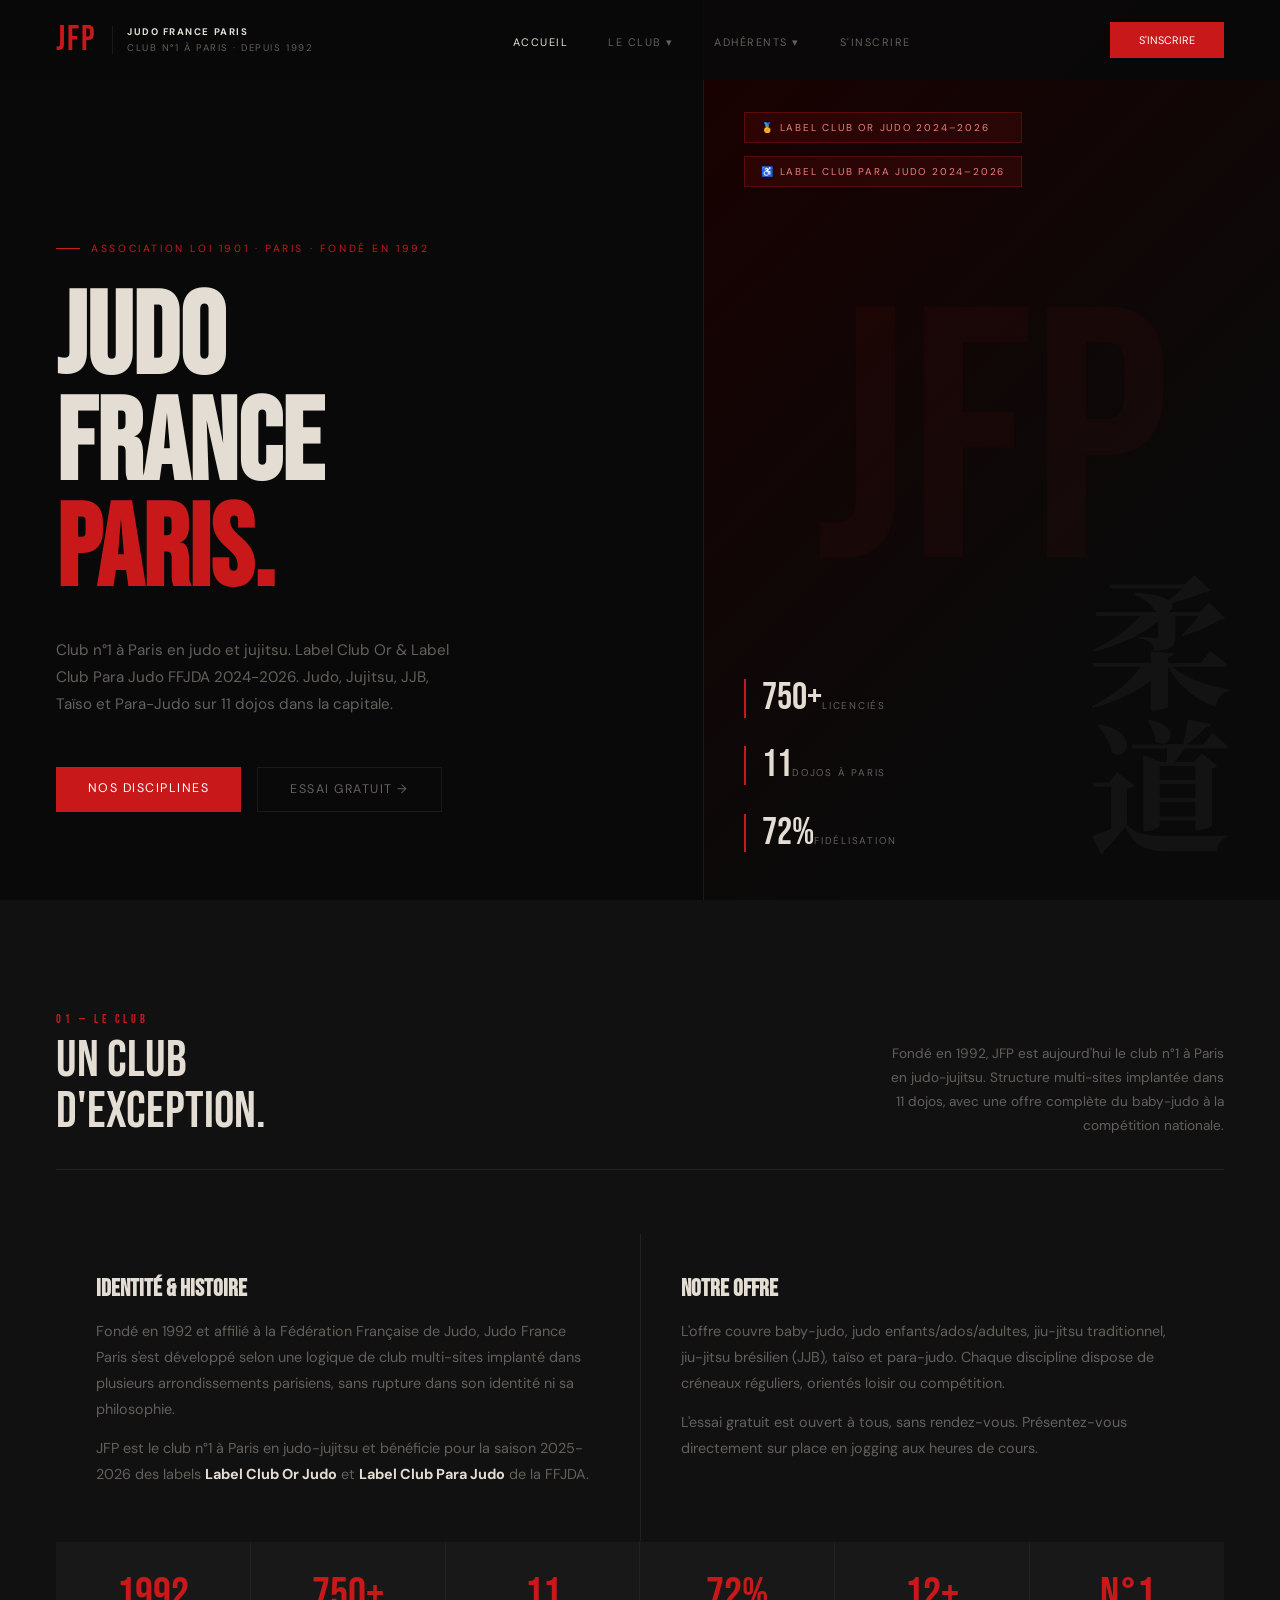
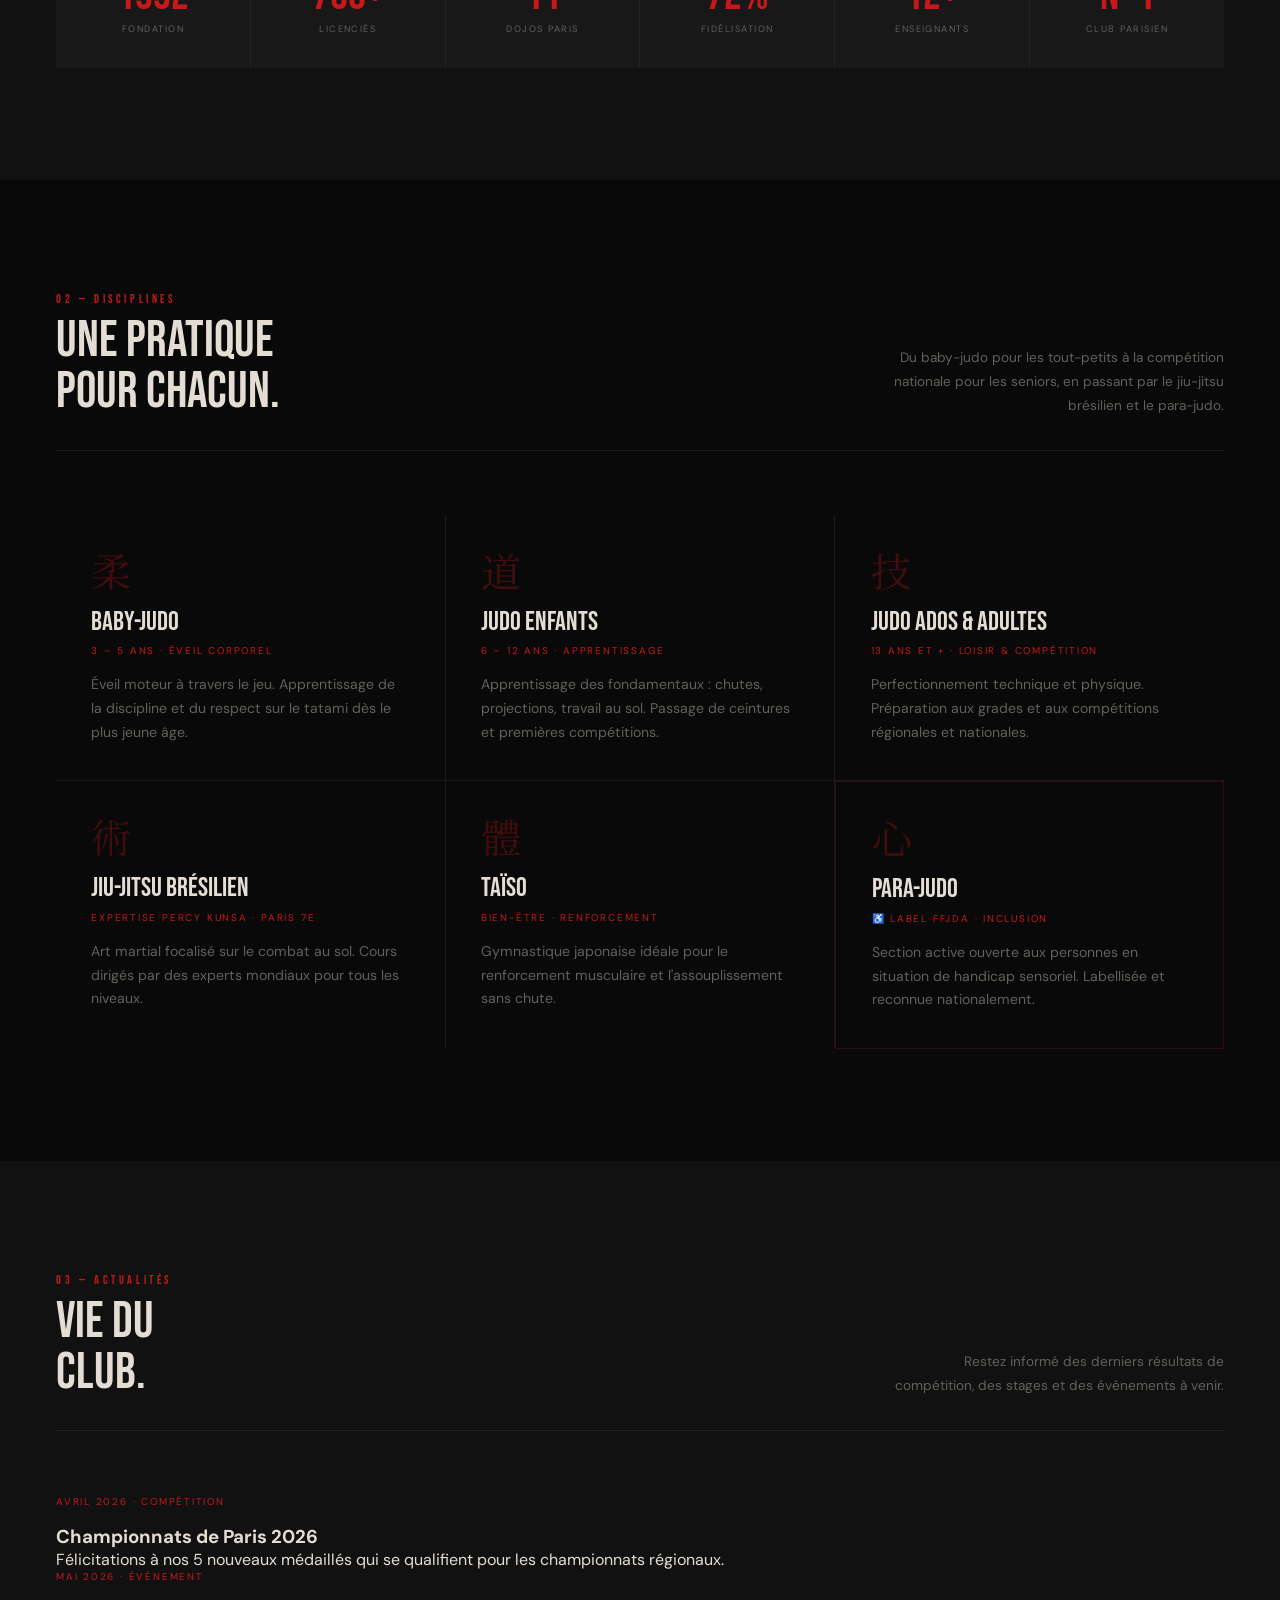
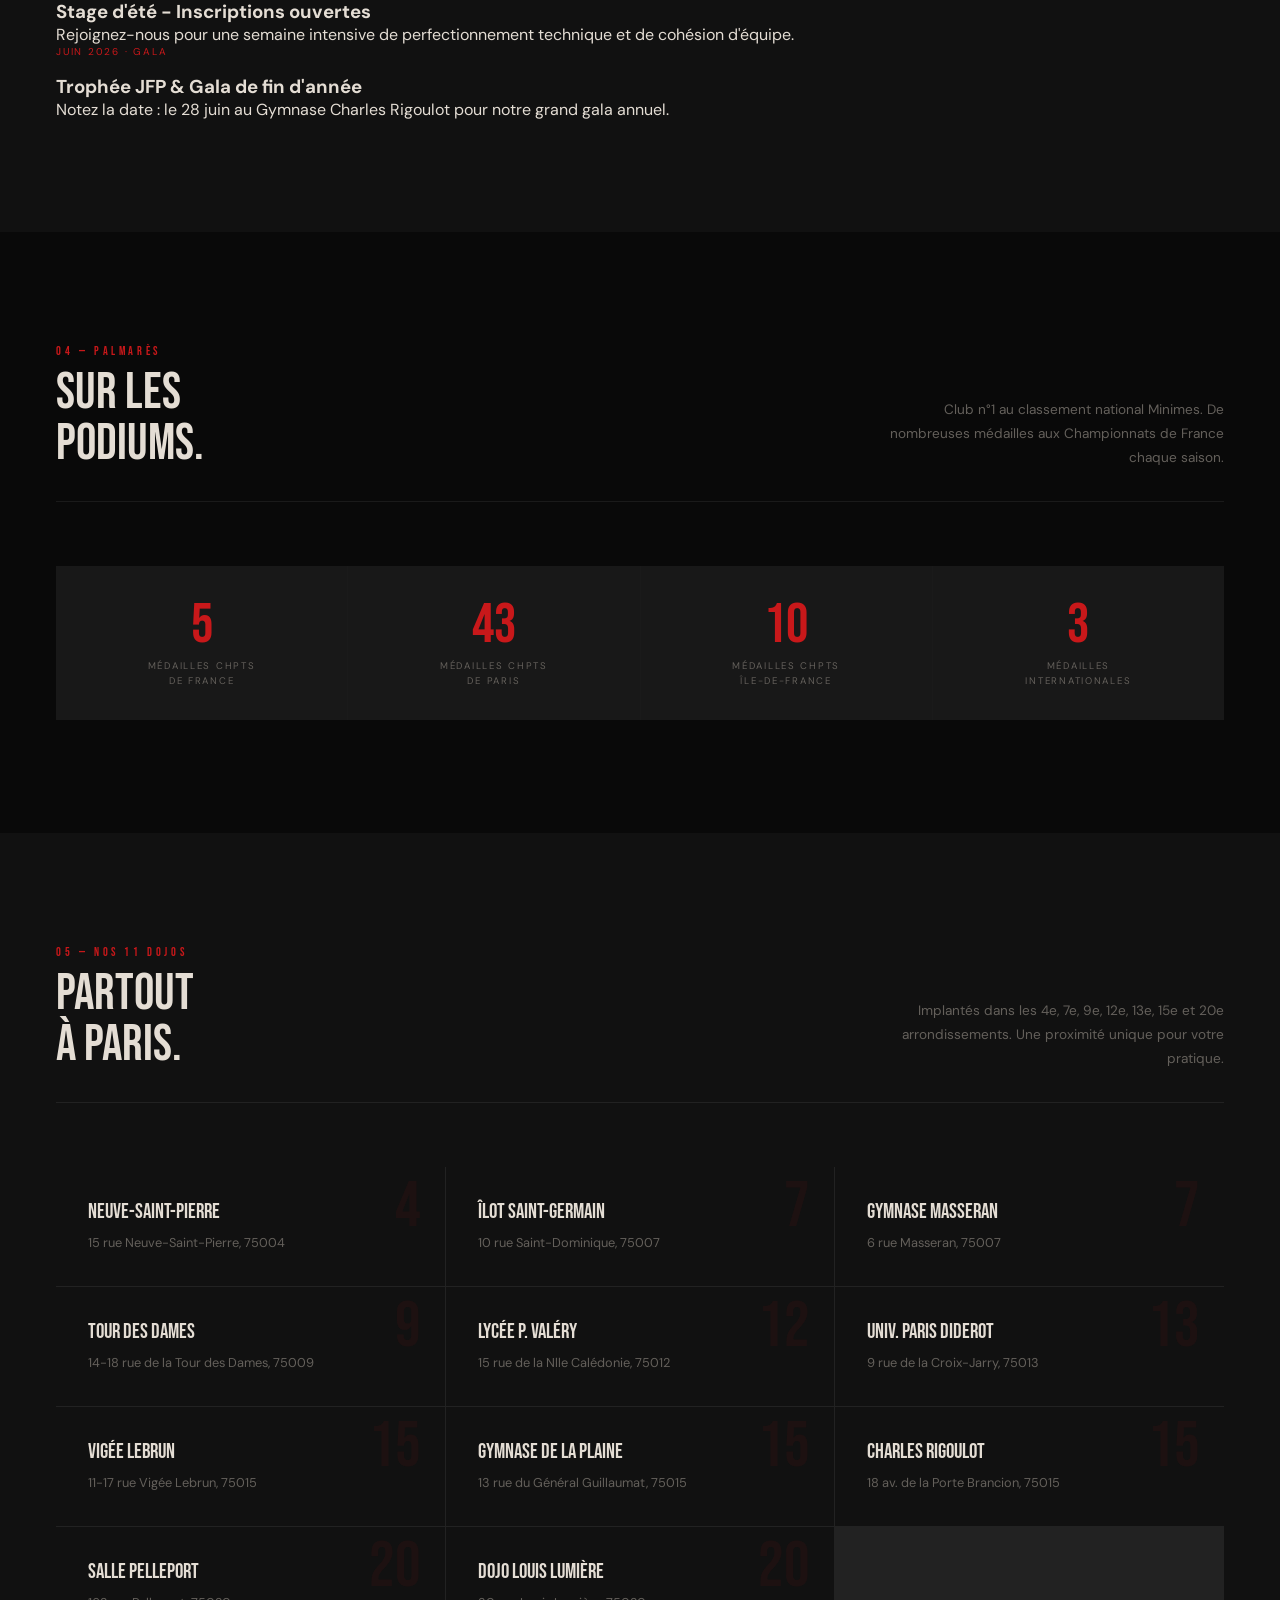
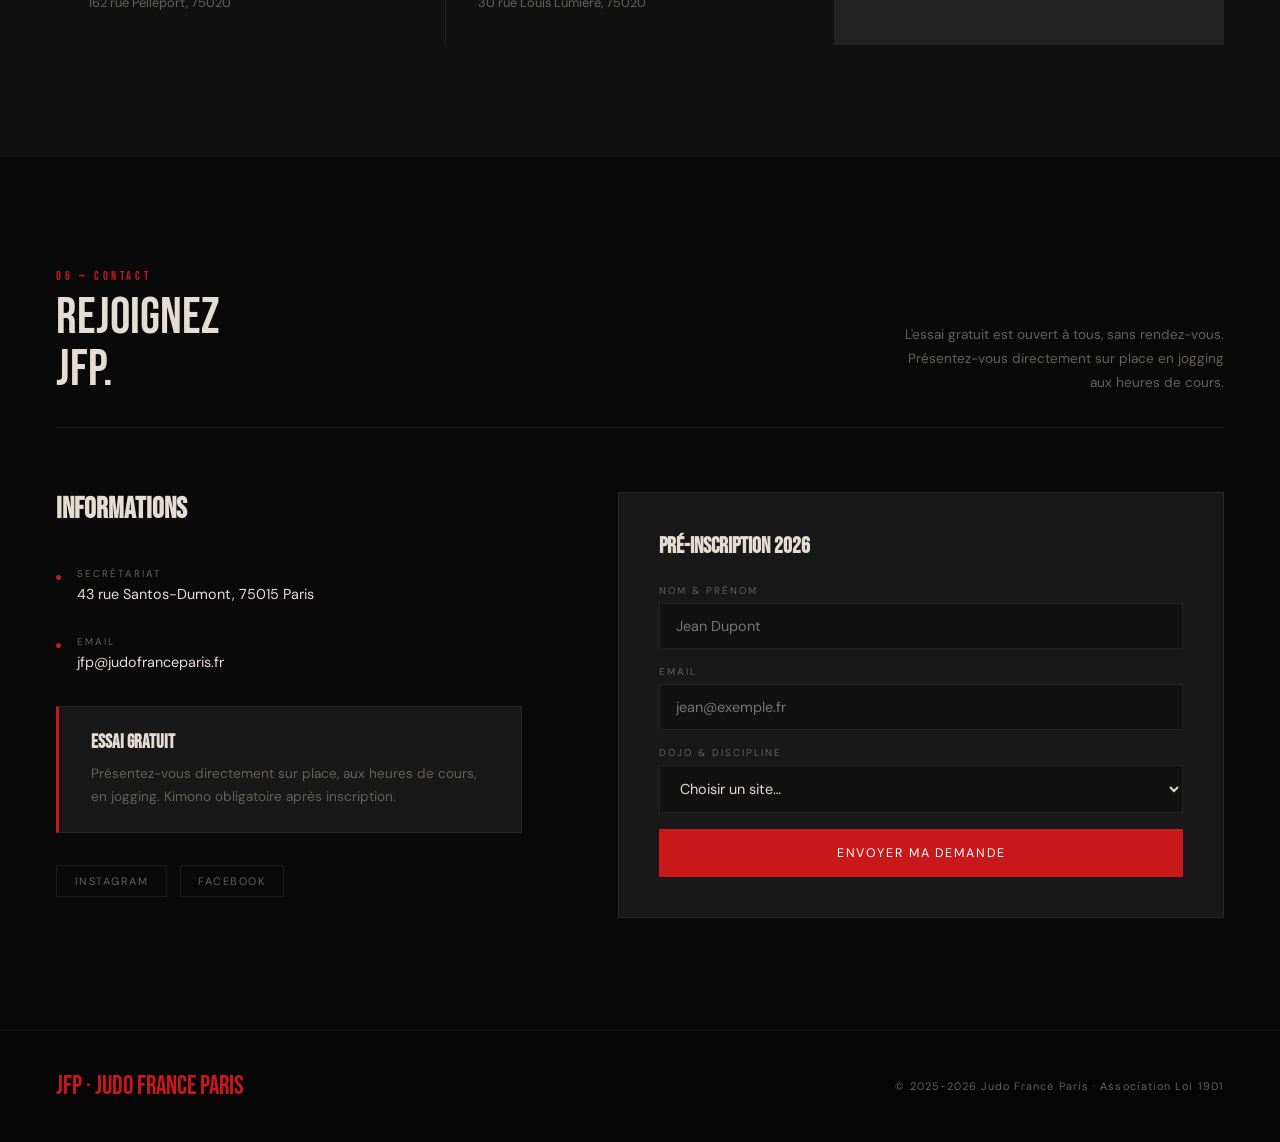
<file: index.html>
<!DOCTYPE html>
<html lang="fr">
<head>
  <meta charset="UTF-8" />
  <meta name="viewport" content="width=device-width, initial-scale=1.0" />
  <title>JFP · Judo France Paris | Club N°1 à Paris</title>
  <meta name="description" content="Judo France Paris (JFP) est le club n°1 à Paris. 11 dojos, label Or et Para-Judo. Judo, JJB, Taïso pour tous les âges.">
  <meta property="og:title" content="JFP · Judo France Paris">
  <meta property="og:description" content="Rejoignez le club n°1 à Paris. 11 dojos, 750+ membres.">
  <meta property="og:type" content="website">
  <link rel="preconnect" href="https://fonts.googleapis.com" />
  <link rel="preconnect" href="https://fonts.gstatic.com" crossorigin />
  <link href="https://fonts.googleapis.com/css2?family=Bebas+Neue&family=DM+Sans:opsz,wght@9..40,300;9..40,400;9..40,500&family=Noto+Serif+JP:wght@300;700&display=swap" rel="stylesheet" />
  <link rel="stylesheet" href="css/style.css">
</head>
<body>


<nav id="nav">
  <a href="index.html" class="logo">
    <span class="logo-jfp">JFP</span>
    <span class="logo-sep"></span>
    <span class="logo-sub"><strong>Judo France Paris</strong>Club n°1 à Paris · Depuis 1992</span>
  </a>

  <ul class="nav-links">
    <li><a href="index.html" class="active">Accueil</a></li>
    <li class="dropdown">
      <a href="javascript:void(0)" class="dropbtn">Le Club ▾</a>
      <div class="dropdown-content">
        <a href="horaires.html" class="">Horaires</a>
        <a href="dojos.html" class="">Nos Dojos</a>
        <a href="carte.html" class="">Carte Interactive</a>
        <a href="disciplines.html" class="">Disciplines</a>
      </div>
    </li>
    <li class="dropdown">
      <a href="javascript:void(0)" class="dropbtn">Adhérents ▾</a>
      <div class="dropdown-content">
        <a href="espace-membre.html" class="">Espace Membre</a>
        <a href="boutique.html" class="">Boutique</a>
        <a href="inscription.html" class="">Inscription</a>
      </div>
    </li>
    <li class="mobile-only"><a href="inscription.html" class="nav-btn-mobile">S'inscrire</a></li>
  </ul>

  <div class="burger">
    <span></span>
    <span></span>
    <span></span>
  </div>

  <a href="inscription.html" class="nav-btn">S'inscrire</a>
</nav>


<!-- HERO -->
<section id="hero">
  <div class="hero-left">
    <p class="hero-tag">Association Loi 1901 · Paris · Fondé en 1992</p>
    <h1 class="hero-h1">Judo<br>France<br><span class="red">Paris.</span></h1>
    <p class="hero-desc">Club n°1 à Paris en judo et jujitsu. Label Club Or &amp; Label Club Para Judo FFJDA 2024-2026. Judo, Jujitsu, JJB, Taïso et Para-Judo sur 11 dojos dans la capitale.</p>
    <div class="hero-btns">
      <a href="disciplines.html" class="btn-r">Nos disciplines</a>
      <a href="inscription.html" class="btn-o">Essai gratuit →</a>
    </div>
  </div>
  <div class="hero-right">
    <div class="hero-big">JFP</div>
    <div class="hero-kanji">柔<br>道</div>
    <div class="hero-labels">
      <span class="lbadge">🏅 Label Club Or Judo 2024–2026</span>
      <span class="lbadge">♿ Label Club Para Judo 2024–2026</span>
    </div>
    <div class="hero-stats">
      <div class="hstat"><span class="hstat-n">750+</span><span class="hstat-l">Licenciés</span></div>
      <div class="hstat"><span class="hstat-n">11</span><span class="hstat-l">Dojos à Paris</span></div>
      <div class="hstat"><span class="hstat-n">72%</span><span class="hstat-l">Fidélisation</span></div>
    </div>
  </div>
</section>

<!-- LE CLUB -->
<section id="club" class="section section-alt">
  <div class="sh rev">
    <div class="sh-left">
      <div class="sh-num">01 — Le Club</div>
      <div class="sh-title">Un club<br>d'exception.</div>
    </div>
    <div class="sh-right">Fondé en 1992, JFP est aujourd'hui le club n°1 à Paris en judo-jujitsu. Structure multi-sites implantée dans 11 dojos, avec une offre complète du baby-judo à la compétition nationale.</div>
  </div>
  <div class="club-grid">
    <div class="club-block rev">
      <h3>Identité & Histoire</h3>
      <p>Fondé en 1992 et affilié à la Fédération Française de Judo, Judo France Paris s'est développé selon une logique de club multi-sites implanté dans plusieurs arrondissements parisiens, sans rupture dans son identité ni sa philosophie.</p>
      <p>JFP est le club n°1 à Paris en judo-jujitsu et bénéficie pour la saison 2025-2026 des labels <strong style="color:var(--text)">Label Club Or Judo</strong> et <strong style="color:var(--text)">Label Club Para Judo</strong> de la FFJDA.</p>
    </div>
    <div class="club-block rev d1">
      <h3>Notre Offre</h3>
      <p>L'offre couvre baby-judo, judo enfants/ados/adultes, jiu-jitsu traditionnel, jiu-jitsu brésilien (JJB), taïso et para-judo. Chaque discipline dispose de créneaux réguliers, orientés loisir ou compétition.</p>
      <p>L'essai gratuit est ouvert à tous, sans rendez-vous. Présentez-vous directement sur place en jogging aux heures de cours.</p>
    </div>
  </div>
  <div class="club-stats">
    <div class="cstat rev"><span class="cstat-n">1992</span><span class="cstat-l">Fondation</span></div>
    <div class="cstat rev d1"><span class="cstat-n">750+</span><span class="cstat-l">Licenciés</span></div>
    <div class="cstat rev d2"><span class="cstat-n">11</span><span class="cstat-l">Dojos Paris</span></div>
    <div class="cstat rev d3"><span class="cstat-n">72%</span><span class="cstat-l">Fidélisation</span></div>
    <div class="cstat rev"><span class="cstat-n">12+</span><span class="cstat-l">Enseignants</span></div>
    <div class="cstat rev d1"><span class="cstat-n">N°1</span><span class="cstat-l">Club Parisien</span></div>
  </div>
</section>

<!-- DISCIPLINES -->
<section id="disciplines" class="section">
  <div class="sh rev">
    <div class="sh-left">
      <div class="sh-num">02 — Disciplines</div>
      <div class="sh-title">Une pratique<br>pour chacun.</div>
    </div>
    <div class="sh-right">Du baby-judo pour les tout-petits à la compétition nationale pour les seniors, en passant par le jiu-jitsu brésilien et le para-judo.</div>
  </div>
  <div class="disc-grid">
    <div class="dc rev">
      <span class="dc-jp">柔</span>
      <div class="dc-name">Baby-Judo</div>
      <span class="dc-tag">3 – 5 ans · Éveil corporel</span>
      <p class="dc-desc">Éveil moteur à travers le jeu. Apprentissage de la discipline et du respect sur le tatami dès le plus jeune âge.</p>
    </div>
    <div class="dc rev d1">
      <span class="dc-jp">道</span>
      <div class="dc-name">Judo Enfants</div>
      <span class="dc-tag">6 – 12 ans · Apprentissage</span>
      <p class="dc-desc">Apprentissage des fondamentaux : chutes, projections, travail au sol. Passage de ceintures et premières compétitions.</p>
    </div>
    <div class="dc rev d2">
      <span class="dc-jp">技</span>
      <div class="dc-name">Judo Ados & Adultes</div>
      <span class="dc-tag">13 ans et + · Loisir & Compétition</span>
      <p class="dc-desc">Perfectionnement technique et physique. Préparation aux grades et aux compétitions régionales et nationales.</p>
    </div>
    <div class="dc rev">
      <span class="dc-jp">術</span>
      <div class="dc-name">Jiu-Jitsu Brésilien</div>
      <span class="dc-tag">Expertise Percy Kunsa · Paris 7e</span>
      <p class="dc-desc">Art martial focalisé sur le combat au sol. Cours dirigés par des experts mondiaux pour tous les niveaux.</p>
    </div>
    <div class="dc rev d1">
      <span class="dc-jp">體</span>
      <div class="dc-name">Taïso</div>
      <span class="dc-tag">Bien-être · Renforcement</span>
      <p class="dc-desc">Gymnastique japonaise idéale pour le renforcement musculaire et l'assouplissement sans chute.</p>
    </div>
    <div class="dc rev d2" style="border:1px solid rgba(200,24,26,.2);">
      <span class="dc-jp">心</span>
      <div class="dc-name">Para-Judo</div>
      <span class="dc-tag">♿ Label FFJDA · Inclusion</span>
      <p class="dc-desc">Section active ouverte aux personnes en situation de handicap sensoriel. Labellisée et reconnue nationalement.</p>
    </div>
  </div>
</section>

<!-- ACTUALITÉS -->
<section id="news" class="section section-alt">
  <div class="sh rev">
    <div class="sh-left">
      <div class="sh-num">03 — Actualités</div>
      <div class="sh-title">Vie du<br>Club.</div>
    </div>
    <div class="sh-right">Restez informé des derniers résultats de compétition, des stages et des événements à venir.</div>
  </div>
  <div class="grid">
    <div class="card rev">
      <span class="dc-tag">Avril 2026 · Compétition</span>
      <h3>Championnats de Paris 2026</h3>
      <p>Félicitations à nos 5 nouveaux médaillés qui se qualifient pour les championnats régionaux.</p>
    </div>
    <div class="card rev d1">
      <span class="dc-tag">Mai 2026 · Événement</span>
      <h3>Stage d'été - Inscriptions ouvertes</h3>
      <p>Rejoignez-nous pour une semaine intensive de perfectionnement technique et de cohésion d'équipe.</p>
    </div>
    <div class="card rev d2">
      <span class="dc-tag">Juin 2026 · Gala</span>
      <h3>Trophée JFP & Gala de fin d'année</h3>
      <p>Notez la date : le 28 juin au Gymnase Charles Rigoulot pour notre grand gala annuel.</p>
    </div>
  </div>
</section>

<!-- PALMARES -->
<section id="palmares" class="section">
  <div class="sh rev">
    <div class="sh-left">
      <div class="sh-num">04 — Palmarès</div>
      <div class="sh-title">Sur les<br>podiums.</div>
    </div>
    <div class="sh-right">Club n°1 au classement national Minimes. De nombreuses médailles aux Championnats de France chaque saison.</div>
  </div>
  <div class="pal-kpis">
    <div class="pal-kpi rev"><span class="pal-kpi-n">5</span><span class="pal-kpi-l">Médailles Chpts<br>de France</span></div>
    <div class="pal-kpi rev d1"><span class="pal-kpi-n">43</span><span class="pal-kpi-l">Médailles Chpts<br>de Paris</span></div>
    <div class="pal-kpi rev d2"><span class="pal-kpi-n">10</span><span class="pal-kpi-l">Médailles Chpts<br>Île-de-France</span></div>
    <div class="pal-kpi rev d3"><span class="pal-kpi-n">3</span><span class="pal-kpi-l">Médailles<br>Internationales</span></div>
  </div>
</section>

<!-- SITES -->
<section id="sites" class="section section-alt">
  <div class="sh rev">
    <div class="sh-left">
      <div class="sh-num">05 — Nos 11 Dojos</div>
      <div class="sh-title">Partout<br>à Paris.</div>
    </div>
    <div class="sh-right">Implantés dans les 4e, 7e, 9e, 12e, 13e, 15e et 20e arrondissements. Une proximité unique pour votre pratique.</div>
  </div>
  <div class="sites-grid">
    <div class="sc rev"><div class="sc-arr">4</div><div class="sc-name">Neuve-Saint-Pierre</div><div class="sc-addr">15 rue Neuve-Saint-Pierre, 75004</div></div>
    <div class="sc rev d1"><div class="sc-arr">7</div><div class="sc-name">Îlot Saint-Germain</div><div class="sc-addr">10 rue Saint-Dominique, 75007</div></div>
    <div class="sc rev d2"><div class="sc-arr">7</div><div class="sc-name">Gymnase Masseran</div><div class="sc-addr">6 rue Masseran, 75007</div></div>
    <div class="sc rev"><div class="sc-arr">9</div><div class="sc-name">Tour des Dames</div><div class="sc-addr">14-18 rue de la Tour des Dames, 75009</div></div>
    <div class="sc rev d1"><div class="sc-arr">12</div><div class="sc-name">Lycée P. Valéry</div><div class="sc-addr">15 rue de la Nlle Calédonie, 75012</div></div>
    <div class="sc rev d2"><div class="sc-arr">13</div><div class="sc-name">Univ. Paris Diderot</div><div class="sc-addr">9 rue de la Croix-Jarry, 75013</div></div>
    <div class="sc rev"><div class="sc-arr">15</div><div class="sc-name">Vigée Lebrun</div><div class="sc-addr">11-17 rue Vigée Lebrun, 75015</div></div>
    <div class="sc rev d1"><div class="sc-arr">15</div><div class="sc-name">Gymnase de la Plaine</div><div class="sc-addr">13 rue du Général Guillaumat, 75015</div></div>
    <div class="sc rev d2"><div class="sc-arr">15</div><div class="sc-name">Charles Rigoulot</div><div class="sc-addr">18 av. de la Porte Brancion, 75015</div></div>
    <div class="sc rev"><div class="sc-arr">20</div><div class="sc-name">Salle Pelleport</div><div class="sc-addr">162 rue Pelleport, 75020</div></div>
    <div class="sc rev d1"><div class="sc-arr">20</div><div class="sc-name">Dojo Louis Lumière</div><div class="sc-addr">30 rue Louis Lumière, 75020</div></div>
  </div>
</section>

<!-- CONTACT -->
<section id="contact" class="section">
  <div class="sh rev">
    <div class="sh-left">
      <div class="sh-num">06 — Contact</div>
      <div class="sh-title">Rejoignez<br>JFP.</div>
    </div>
    <div class="sh-right">L'essai gratuit est ouvert à tous, sans rendez-vous. Présentez-vous directement sur place en jogging aux heures de cours.</div>
  </div>
  <div class="contact-wrap">
    <div class="ci rev">
      <h3>Informations</h3>
      <div class="ci-line"><div class="ci-dot"></div><div><div class="ci-lbl">Secrétariat</div><div class="ci-val">43 rue Santos-Dumont, 75015 Paris</div></div></div>
      <div class="ci-line"><div class="ci-dot"></div><div><div class="ci-lbl">Email</div><div class="ci-val"><a href="mailto:jfp@judofranceparis.fr">jfp@judofranceparis.fr</a></div></div></div>
      <div class="essai-box">
        <h4>Essai Gratuit</h4>
        <p>Présentez-vous directement sur place, aux heures de cours, en jogging. Kimono obligatoire après inscription.</p>
      </div>
      <div class="socials">
        <a href="https://www.instagram.com/judofranceparis/" class="soc" target="_blank">Instagram</a>
        <a href="https://www.facebook.com/judofranceparis/" class="soc" target="_blank">Facebook</a>
      </div>
    </div>
    <div class="rev d1">
      <div class="form-box">
        <h4>Pré-inscription 2026</h4>
        <div class="fg"><label>Nom & Prénom</label><input type="text" placeholder="Jean Dupont" /></div>
        <div class="fg"><label>Email</label><input type="email" placeholder="jean@exemple.fr" /></div>
        <div class="fg">
          <label>Dojo & Discipline</label>
          <select>
            <option value="">Choisir un site…</option>
            <option>Paris 4 - Neuve-Saint-Pierre</option>
            <option>Paris 7 - Invalides (JJB / Judo)</option>
            <option>Paris 7 - Masseran</option>
            <option>Paris 9 - Tour des Dames</option>
            <option>Paris 12 - Lycée P. Valéry</option>
            <option>Paris 13 - Univ. Paris Diderot</option>
            <option>Paris 15 - Vigée Lebrun</option>
            <option>Paris 15 - La Plaine</option>
            <option>Paris 15 - Brancion</option>
            <option>Paris 20 - Pelleport</option>
            <option>Paris 20 - Louis Lumière</option>
          </select>
        </div>
        <button class="submit-btn" id="sendBtn">Envoyer ma demande</button>
      </div>
    </div>
  </div>
</section>

<footer>
  <span class="footer-logo">JFP · Judo France Paris</span>
  <p class="footer-copy">© 2025-2026 Judo France Paris · Association Loi 1901</p>
</footer>

<script src="js/app.js"></script>
</body>
</html>
</file>
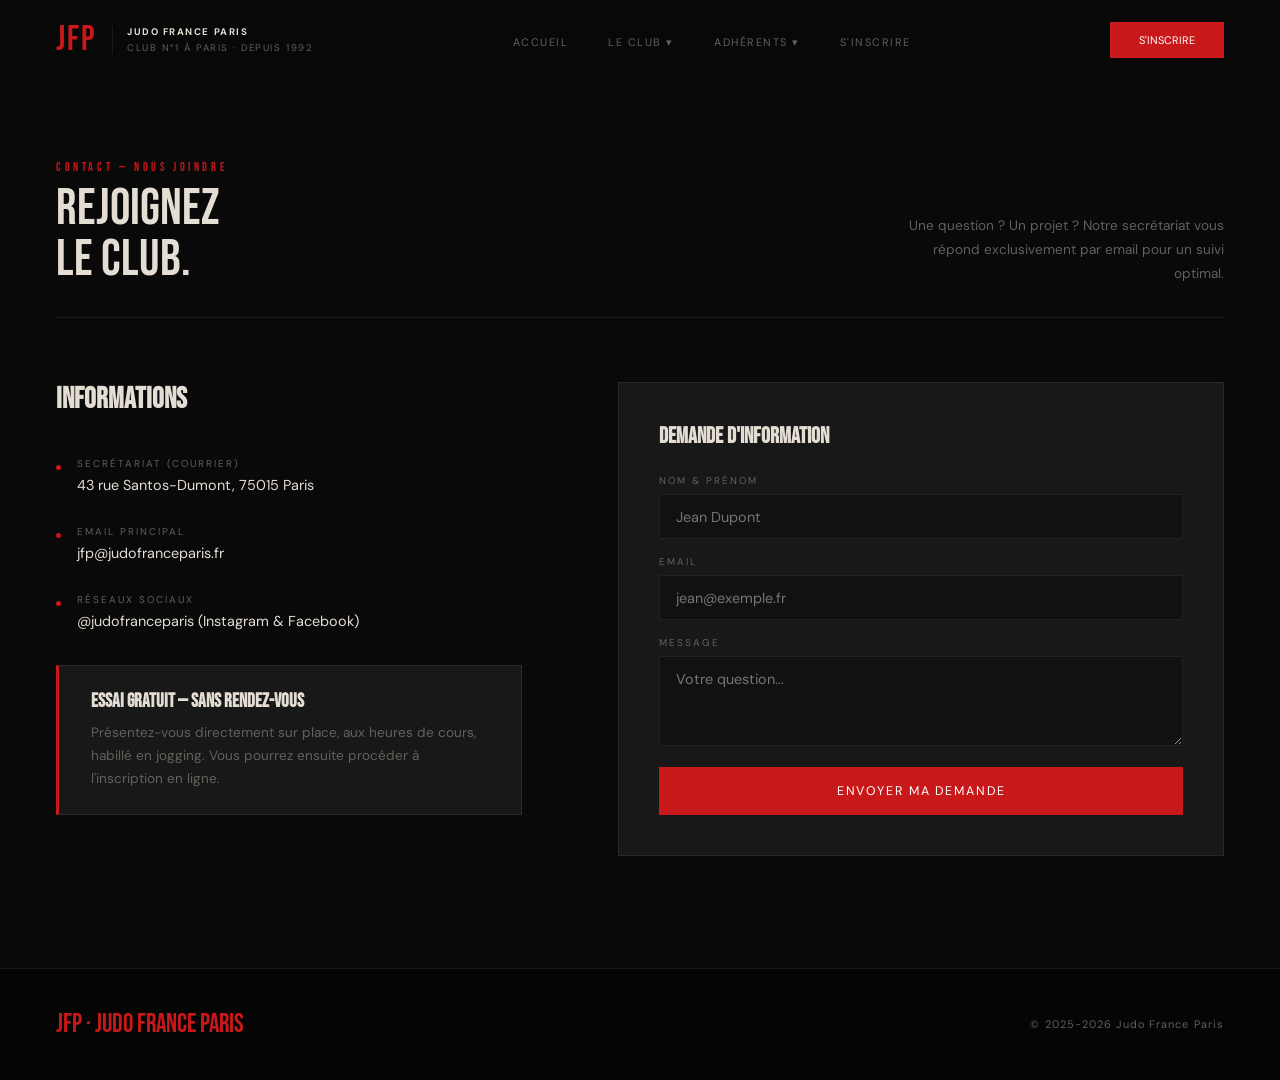
<file: contact.html>
<!DOCTYPE html>
<html lang="fr">
<head>
  <meta charset="UTF-8" />
  <meta name="viewport" content="width=device-width, initial-scale=1.0" />
  <title>Contact · JFP | Judo France Paris</title>
  <link rel="preconnect" href="https://fonts.googleapis.com" />
  <link rel="preconnect" href="https://fonts.gstatic.com" crossorigin />
  <link href="https://fonts.googleapis.com/css2?family=Bebas+Neue&family=DM+Sans:opsz,wght@9..40,300;9..40,400;9..40,500&family=Noto+Serif+JP:wght@300;700&display=swap" rel="stylesheet" />
  <link rel="stylesheet" href="css/style.css">
</head>
<body>


<nav id="nav">
  <a href="index.html" class="logo">
    <span class="logo-jfp">JFP</span>
    <span class="logo-sep"></span>
    <span class="logo-sub"><strong>Judo France Paris</strong>Club n°1 à Paris · Depuis 1992</span>
  </a>

  <ul class="nav-links">
    <li><a href="index.html" class="">Accueil</a></li>
    <li class="dropdown">
      <a href="javascript:void(0)" class="dropbtn">Le Club ▾</a>
      <div class="dropdown-content">
        <a href="horaires.html" class="">Horaires</a>
        <a href="dojos.html" class="">Nos Dojos</a>
        <a href="carte.html" class="">Carte Interactive</a>
        <a href="disciplines.html" class="">Disciplines</a>
      </div>
    </li>
    <li class="dropdown">
      <a href="javascript:void(0)" class="dropbtn">Adhérents ▾</a>
      <div class="dropdown-content">
        <a href="espace-membre.html" class="">Espace Membre</a>
        <a href="boutique.html" class="">Boutique</a>
        <a href="inscription.html" class="">Inscription</a>
      </div>
    </li>
    <li class="mobile-only"><a href="inscription.html" class="nav-btn-mobile">S'inscrire</a></li>
  </ul>

  <div class="burger">
    <span></span>
    <span></span>
    <span></span>
  </div>

  <a href="inscription.html" class="nav-btn">S'inscrire</a>
</nav>


<section class="section" style="padding-top: 10rem;">
  <div class="sh rev">
    <div class="sh-left">
      <div class="sh-num">Contact — Nous joindre</div>
      <div class="sh-title">Rejoignez<br>le Club.</div>
    </div>
    <div class="sh-right">Une question ? Un projet ? Notre secrétariat vous répond exclusivement par email pour un suivi optimal.</div>
  </div>

  <div class="contact-wrap rev">
    <div class="ci">
      <h3>Informations</h3>
      <div class="ci-line"><div class="ci-dot"></div><div><div class="ci-lbl">Secrétariat (Courrier)</div><div class="ci-val">43 rue Santos-Dumont, 75015 Paris</div></div></div>
      <div class="ci-line"><div class="ci-dot"></div><div><div class="ci-lbl">Email Principal</div><div class="ci-val"><a href="mailto:jfp@judofranceparis.fr">jfp@judofranceparis.fr</a></div></div></div>
      <div class="ci-line"><div class="ci-dot"></div><div><div class="ci-lbl">Réseaux Sociaux</div><div class="ci-val">@judofranceparis (Instagram & Facebook)</div></div></div>
      
      <div class="essai-box">
        <h4>Essai Gratuit — Sans rendez-vous</h4>
        <p>Présentez-vous directement sur place, aux heures de cours, habillé en jogging. Vous pourrez ensuite procéder à l'inscription en ligne.</p>
      </div>
    </div>

    <div class="form-box">
      <h4>Demande d'information</h4>
      <form id="contact-form">
        <div class="fg"><label>Nom & Prénom</label><input type="text" placeholder="Jean Dupont" required /></div>
        <div class="fg"><label>Email</label><input type="email" placeholder="jean@exemple.fr" required /></div>
        <div class="fg"><label>Message</label><textarea placeholder="Votre question..." required></textarea></div>
        <button type="submit" class="submit-btn" id="sendBtn">Envoyer ma demande</button>
      </form>
    </div>
  </div>
</section>

<footer>
  <span class="footer-logo">JFP · Judo France Paris</span>
  <p class="footer-copy">© 2025-2026 Judo France Paris</p>
</footer>

<script src="js/app.js"></script>
</body>
</html>
</file>
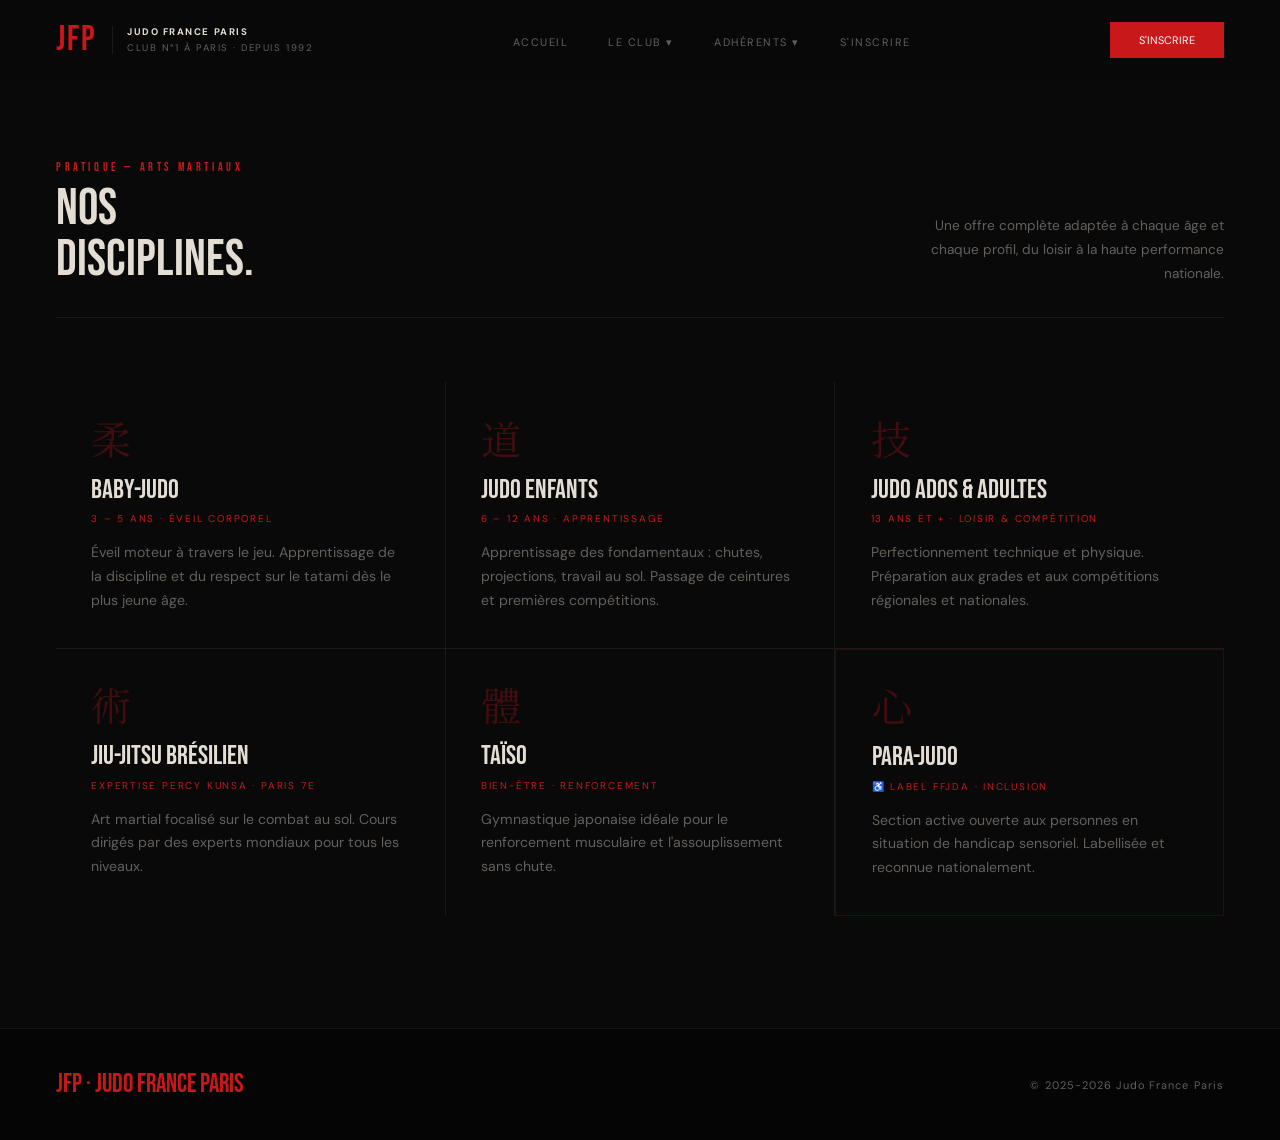
<file: disciplines.html>
<!DOCTYPE html>
<html lang="fr">
<head>
  <meta charset="UTF-8" />
  <meta name="viewport" content="width=device-width, initial-scale=1.0" />
  <title>Nos Disciplines · JFP | Judo France Paris</title>
  <link rel="preconnect" href="https://fonts.googleapis.com" />
  <link rel="preconnect" href="https://fonts.gstatic.com" crossorigin />
  <link href="https://fonts.googleapis.com/css2?family=Bebas+Neue&family=DM+Sans:opsz,wght@9..40,300;9..40,400;9..40,500&family=Noto+Serif+JP:wght@300;700&display=swap" rel="stylesheet" />
  <link rel="stylesheet" href="css/style.css">
</head>
<body>


<nav id="nav">
  <a href="index.html" class="logo">
    <span class="logo-jfp">JFP</span>
    <span class="logo-sep"></span>
    <span class="logo-sub"><strong>Judo France Paris</strong>Club n°1 à Paris · Depuis 1992</span>
  </a>

  <ul class="nav-links">
    <li><a href="index.html" class="">Accueil</a></li>
    <li class="dropdown active">
      <a href="javascript:void(0)" class="dropbtn">Le Club ▾</a>
      <div class="dropdown-content">
        <a href="horaires.html" class="">Horaires</a>
        <a href="dojos.html" class="">Nos Dojos</a>
        <a href="carte.html" class="">Carte Interactive</a>
        <a href="disciplines.html" class="active">Disciplines</a>
      </div>
    </li>
    <li class="dropdown">
      <a href="javascript:void(0)" class="dropbtn">Adhérents ▾</a>
      <div class="dropdown-content">
        <a href="espace-membre.html" class="">Espace Membre</a>
        <a href="boutique.html" class="">Boutique</a>
        <a href="inscription.html" class="">Inscription</a>
      </div>
    </li>
    <li class="mobile-only"><a href="inscription.html" class="nav-btn-mobile">S'inscrire</a></li>
  </ul>

  <div class="burger">
    <span></span>
    <span></span>
    <span></span>
  </div>

  <a href="inscription.html" class="nav-btn">S'inscrire</a>
</nav>


<section class="section" style="padding-top: 10rem;">
  <div class="sh rev">
    <div class="sh-left">
      <div class="sh-num">Pratique — Arts Martiaux</div>
      <div class="sh-title">Nos<br>Disciplines.</div>
    </div>
    <div class="sh-right">Une offre complète adaptée à chaque âge et chaque profil, du loisir à la haute performance nationale.</div>
  </div>

  <div class="disc-grid">
    <div class="dc rev">
      <span class="dc-jp">柔</span>
      <div class="dc-name">Baby-Judo</div>
      <span class="dc-tag">3 – 5 ans · Éveil corporel</span>
      <p class="dc-desc">Éveil moteur à travers le jeu. Apprentissage de la discipline et du respect sur le tatami dès le plus jeune âge.</p>
    </div>
    <div class="dc rev d1">
      <span class="dc-jp">道</span>
      <div class="dc-name">Judo Enfants</div>
      <span class="dc-tag">6 – 12 ans · Apprentissage</span>
      <p class="dc-desc">Apprentissage des fondamentaux : chutes, projections, travail au sol. Passage de ceintures et premières compétitions.</p>
    </div>
    <div class="dc rev d2">
      <span class="dc-jp">技</span>
      <div class="dc-name">Judo Ados & Adultes</div>
      <span class="dc-tag">13 ans et + · Loisir & Compétition</span>
      <p class="dc-desc">Perfectionnement technique et physique. Préparation aux grades et aux compétitions régionales et nationales.</p>
    </div>
    <div class="dc rev">
      <span class="dc-jp">術</span>
      <div class="dc-name">Jiu-Jitsu Brésilien</div>
      <span class="dc-tag">Expertise Percy Kunsa · Paris 7e</span>
      <p class="dc-desc">Art martial focalisé sur le combat au sol. Cours dirigés par des experts mondiaux pour tous les niveaux.</p>
    </div>
    <div class="dc rev d1">
      <span class="dc-jp">體</span>
      <div class="dc-name">Taïso</div>
      <span class="dc-tag">Bien-être · Renforcement</span>
      <p class="dc-desc">Gymnastique japonaise idéale pour le renforcement musculaire et l'assouplissement sans chute.</p>
    </div>
    <div class="dc rev d2" style="border:1px solid rgba(200,24,26,.2);">
      <span class="dc-jp">心</span>
      <div class="dc-name">Para-Judo</div>
      <span class="dc-tag">♿ Label FFJDA · Inclusion</span>
      <p class="dc-desc">Section active ouverte aux personnes en situation de handicap sensoriel. Labellisée et reconnue nationalement.</p>
    </div>
  </div>
</section>

<footer>
  <span class="footer-logo">JFP · Judo France Paris</span>
  <p class="footer-copy">© 2025-2026 Judo France Paris</p>
</footer>

<script src="js/app.js"></script>
</body>
</html>
</file>
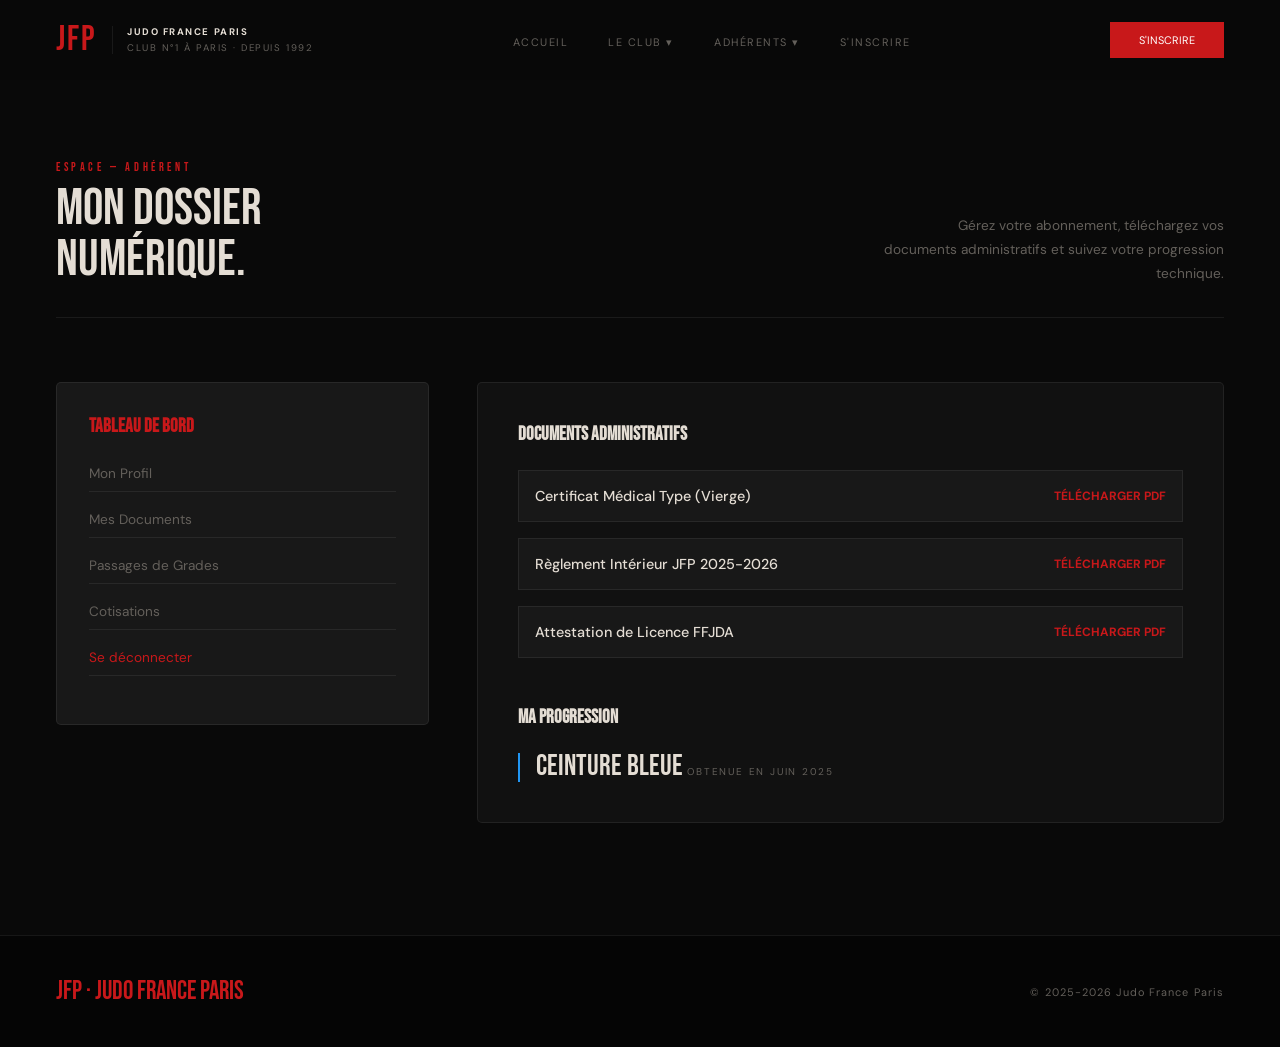
<file: espace-membre.html>
<!DOCTYPE html>
<html lang="fr">
<head>
  <meta charset="UTF-8" />
  <meta name="viewport" content="width=device-width, initial-scale=1.0" />
  <title>Espace Adhérent · JFP | Judo France Paris</title>
  <link rel="preconnect" href="https://fonts.googleapis.com" />
  <link rel="preconnect" href="https://fonts.gstatic.com" crossorigin />
  <link href="https://fonts.googleapis.com/css2?family=Bebas+Neue&family=DM+Sans:opsz,wght@9..40,300;9..40,400;9..40,500&family=Noto+Serif+JP:wght@300;700&display=swap" rel="stylesheet" />
  <link rel="stylesheet" href="css/style.css">
  <style>
    .member-grid { display: grid; grid-template-columns: 1fr; gap: 3rem; }
    @media(min-width: 961px) { .member-grid { grid-template-columns: 1fr 2fr; } }
    .sidebar { background: var(--warm); border: 1px solid var(--line); padding: 2rem; border-radius: 5px; height: fit-content; }
    .sidebar h3 { font-family: 'Bebas Neue'; margin-bottom: 1.5rem; color: var(--red); }
    .sidebar ul { list-style: none; }
    .sidebar li { margin-bottom: 1rem; border-bottom: 1px solid var(--line); padding-bottom: 0.5rem; }
    .sidebar a { text-decoration: none; color: var(--muted); font-size: 0.85rem; transition: color 0.2s; }
    .sidebar a:hover { color: var(--text); }
    .content-card { background: var(--dark2); border: 1px solid var(--line); padding: 2.5rem; border-radius: 5px; }
    .doc-item { display: flex; justify-content: space-between; align-items: center; padding: 1rem; background: var(--warm); border: 1px solid var(--line); margin-bottom: 1rem; }
    .doc-name { font-size: 0.9rem; font-weight: 500; }
    .download-link { color: var(--red); font-size: 0.75rem; text-transform: uppercase; font-weight: 700; text-decoration: none; }
  </style>
</head>
<body>


<nav id="nav">
  <a href="index.html" class="logo">
    <span class="logo-jfp">JFP</span>
    <span class="logo-sep"></span>
    <span class="logo-sub"><strong>Judo France Paris</strong>Club n°1 à Paris · Depuis 1992</span>
  </a>

  <ul class="nav-links">
    <li><a href="index.html" class="">Accueil</a></li>
    <li class="dropdown">
      <a href="javascript:void(0)" class="dropbtn">Le Club ▾</a>
      <div class="dropdown-content">
        <a href="horaires.html" class="">Horaires</a>
        <a href="dojos.html" class="">Nos Dojos</a>
        <a href="carte.html" class="">Carte Interactive</a>
        <a href="disciplines.html" class="">Disciplines</a>
      </div>
    </li>
    <li class="dropdown active">
      <a href="javascript:void(0)" class="dropbtn">Adhérents ▾</a>
      <div class="dropdown-content">
        <a href="espace-membre.html" class="active">Espace Membre</a>
        <a href="boutique.html" class="">Boutique</a>
        <a href="inscription.html" class="">Inscription</a>
      </div>
    </li>
    <li class="mobile-only"><a href="inscription.html" class="nav-btn-mobile">S'inscrire</a></li>
  </ul>

  <div class="burger">
    <span></span>
    <span></span>
    <span></span>
  </div>

  <a href="inscription.html" class="nav-btn">S'inscrire</a>
</nav>


<section class="section" style="padding-top: 10rem;">
  <div class="sh rev">
    <div class="sh-left">
      <div class="sh-num">Espace — Adhérent</div>
      <div class="sh-title">Mon Dossier<br>Numérique.</div>
    </div>
    <div class="sh-right">Gérez votre abonnement, téléchargez vos documents administratifs et suivez votre progression technique.</div>
  </div>

  <div class="member-grid rev">
    <div class="sidebar">
      <h3>Tableau de bord</h3>
      <ul>
        <li><a href="#">Mon Profil</a></li>
        <li><a href="#">Mes Documents</a></li>
        <li><a href="#">Passages de Grades</a></li>
        <li><a href="#">Cotisations</a></li>
        <li><a href="#" style="color:var(--red);">Se déconnecter</a></li>
      </ul>
    </div>

    <div class="content-card">
      <h3 style="font-family:'Bebas Neue'; margin-bottom: 1.5rem;">Documents Administratifs</h3>
      
      <div class="doc-item">
        <div class="doc-name">Certificat Médical Type (Vierge)</div>
        <a href="#" class="download-link">Télécharger PDF</a>
      </div>
      <div class="doc-item">
        <div class="doc-name">Règlement Intérieur JFP 2025-2026</div>
        <a href="#" class="download-link">Télécharger PDF</a>
      </div>
      <div class="doc-item">
        <div class="doc-name">Attestation de Licence FFJDA</div>
        <a href="#" class="download-link">Télécharger PDF</a>
      </div>

      <h3 style="font-family:'Bebas Neue'; margin-bottom: 1.5rem; margin-top: 3rem;">Ma Progression</h3>
      <div class="hstat" style="border-left-color: #2196f3;">
        <span class="hstat-n" style="font-size: 1.8rem;">Ceinture Bleue</span>
        <span class="hstat-l">Obtenue en Juin 2025</span>
      </div>
    </div>
  </div>
</section>

<footer>
  <span class="footer-logo">JFP · Judo France Paris</span>
  <p class="footer-copy">© 2025-2026 Judo France Paris</p>
</footer>

<script src="js/app.js"></script>
</body>
</html>
</file>
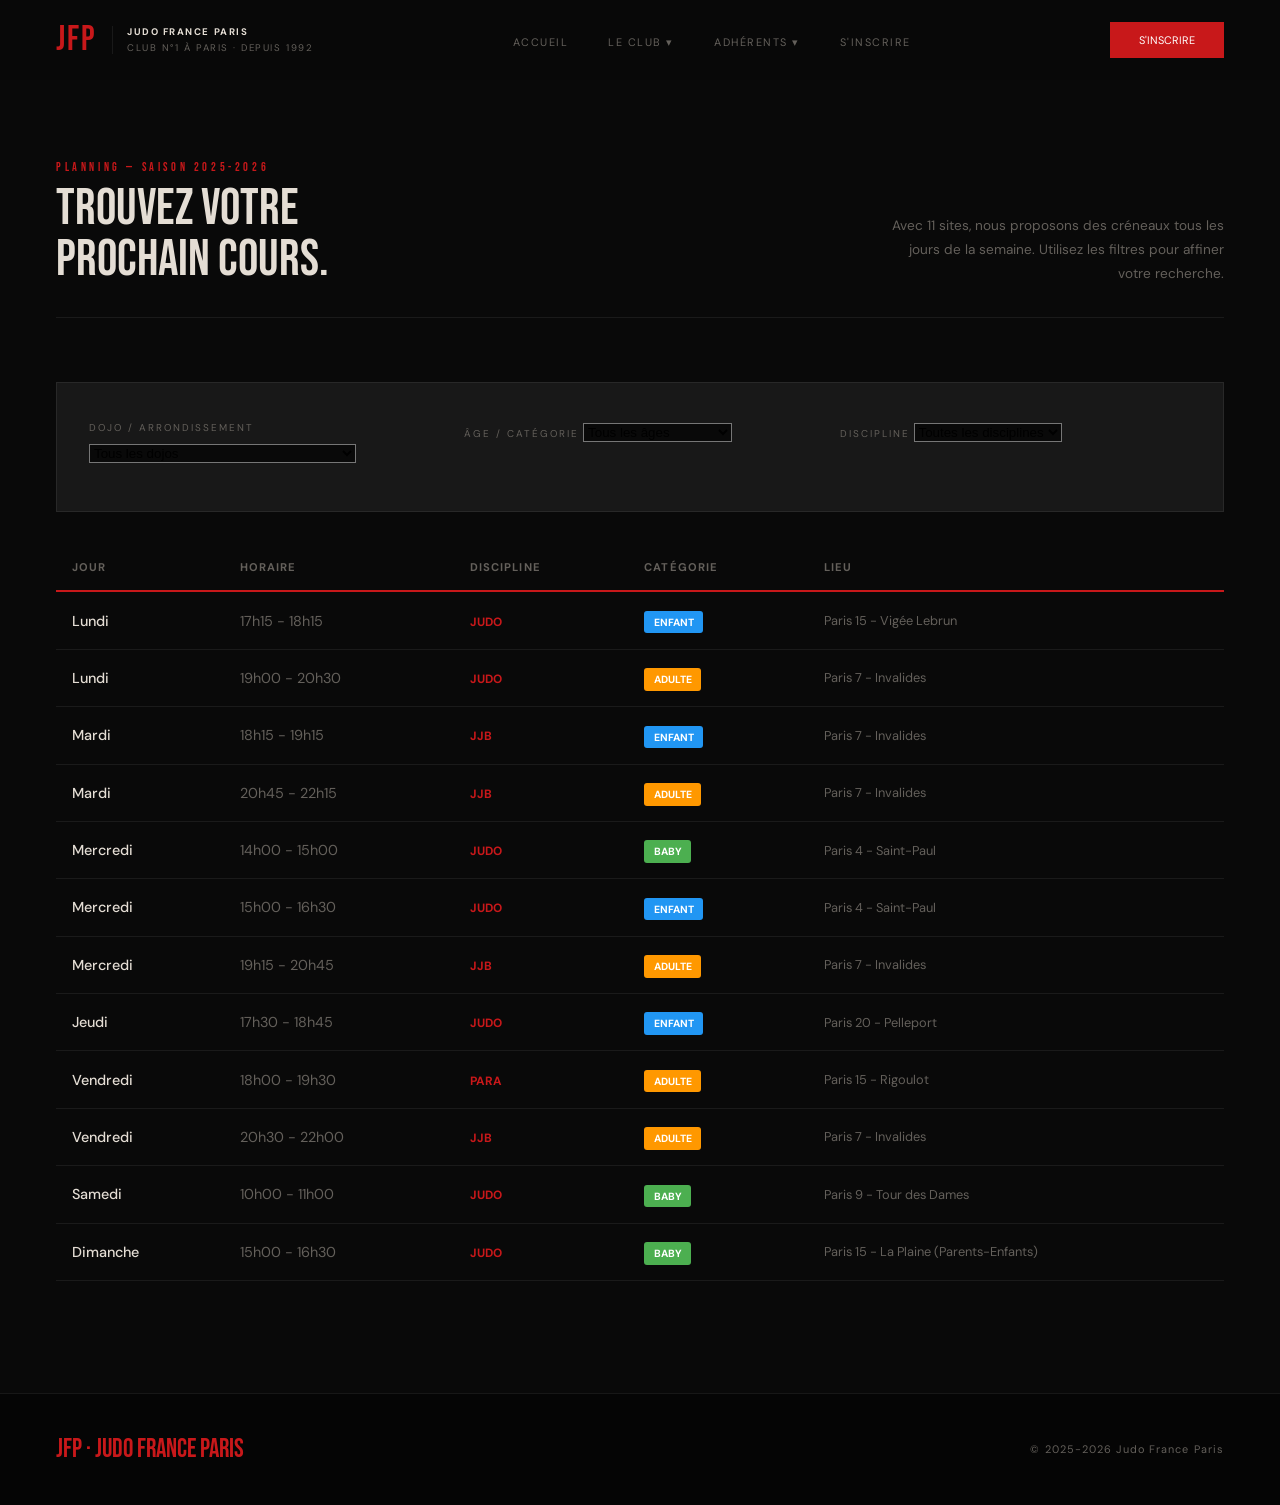
<file: horaires.html>
<!DOCTYPE html>
<html lang="fr">
<head>
  <meta charset="UTF-8" />
  <meta name="viewport" content="width=device-width, initial-scale=1.0" />
  <title>Horaires interactifs · JFP | Judo France Paris</title>
  <link rel="preconnect" href="https://fonts.googleapis.com" />
  <link rel="preconnect" href="https://fonts.gstatic.com" crossorigin />
  <link href="https://fonts.googleapis.com/css2?family=Bebas+Neue&family=DM+Sans:opsz,wght@9..40,300;9..40,400;9..40,500&family=Noto+Serif+JP:wght@300;700&display=swap" rel="stylesheet" />
  <link rel="stylesheet" href="css/style.css">
  <style>
    .filter-box { background: var(--warm); border: 1px solid var(--line); padding: 2rem; margin-bottom: 2rem; display: flex; gap: 1.5rem; flex-wrap: wrap; }
    .filter-item { flex: 1; min-width: 200px; }
    .schedule-table { width: 100%; border-collapse: collapse; margin-top: 1rem; font-size: 0.9rem; }
    .schedule-table th { text-align: left; padding: 1rem; border-bottom: 2px solid var(--red); color: var(--muted); text-transform: uppercase; font-size: 0.7rem; letter-spacing: 0.1em; }
    .schedule-table td { padding: 1.2rem 1rem; border-bottom: 1px solid var(--line); vertical-align: middle; }
    .schedule-table tr:hover { background: rgba(255,255,255,0.02); }
    .badge-age { padding: 0.3rem 0.6rem; border-radius: 3px; font-size: 0.65rem; font-weight: 700; text-transform: uppercase; }
    .age-baby { background: #4caf50; color: white; }
    .age-enfant { background: #2196f3; color: white; }
    .age-adulte { background: #ff9800; color: white; }
    .no-results { text-align: center; padding: 4rem; color: var(--muted); display: none; }
  </style>
</head>
<body>


<nav id="nav">
  <a href="index.html" class="logo">
    <span class="logo-jfp">JFP</span>
    <span class="logo-sep"></span>
    <span class="logo-sub"><strong>Judo France Paris</strong>Club n°1 à Paris · Depuis 1992</span>
  </a>

  <ul class="nav-links">
    <li><a href="index.html" class="">Accueil</a></li>
    <li class="dropdown active">
      <a href="javascript:void(0)" class="dropbtn">Le Club ▾</a>
      <div class="dropdown-content">
        <a href="horaires.html" class="active">Horaires</a>
        <a href="dojos.html" class="">Nos Dojos</a>
        <a href="carte.html" class="">Carte Interactive</a>
        <a href="disciplines.html" class="">Disciplines</a>
      </div>
    </li>
    <li class="dropdown">
      <a href="javascript:void(0)" class="dropbtn">Adhérents ▾</a>
      <div class="dropdown-content">
        <a href="espace-membre.html" class="">Espace Membre</a>
        <a href="boutique.html" class="">Boutique</a>
        <a href="inscription.html" class="">Inscription</a>
      </div>
    </li>
    <li class="mobile-only"><a href="inscription.html" class="nav-btn-mobile">S'inscrire</a></li>
  </ul>

  <div class="burger">
    <span></span>
    <span></span>
    <span></span>
  </div>

  <a href="inscription.html" class="nav-btn">S'inscrire</a>
</nav>


<section class="section" style="padding-top: 10rem;">
  <div class="sh rev">
    <div class="sh-left">
      <div class="sh-num">Planning — Saison 2025-2026</div>
      <div class="sh-title">Trouvez votre<br>prochain cours.</div>
    </div>
    <div class="sh-right">Avec 11 sites, nous proposons des créneaux tous les jours de la semaine. Utilisez les filtres pour affiner votre recherche.</div>
  </div>

  <div class="filter-box rev">
    <div class="filter-item">
      <label class="ci-lbl">Dojo / Arrondissement</label>
      <select id="filter-dojo" class="fg" style="margin-top:0.5rem; background: var(--dark);">
        <option value="all">Tous les dojos</option>
        <option value="p4">Paris 4 - Saint-Paul</option>
        <option value="p7">Paris 7 - Invalides / Masseran</option>
        <option value="p9">Paris 9 - Tour des Dames</option>
        <option value="p12">Paris 12 - Porte Dorée</option>
        <option value="p13">Paris 13 - Bibliothèque</option>
        <option value="p15">Paris 15 - V. Lebrun / La Plaine / Rigoulot</option>
        <option value="p20">Paris 20 - Pelleport / Lumière</option>
      </select>
    </div>
    <div class="filter-item">
      <label class="ci-lbl">Âge / Catégorie</label>
      <select id="filter-age" class="fg" style="margin-top:0.5rem; background: var(--dark);">
        <option value="all">Tous les âges</option>
        <option value="baby">Baby-Judo (3-5 ans)</option>
        <option value="enfant">Enfants (6-12 ans)</option>
        <option value="adulte">Ados & Adultes (13+)</option>
      </select>
    </div>
    <div class="filter-item">
      <label class="ci-lbl">Discipline</label>
      <select id="filter-disc" class="fg" style="margin-top:0.5rem; background: var(--dark);">
        <option value="all">Toutes les disciplines</option>
        <option value="judo">Judo</option>
        <option value="jjb">Jujitsu Brésilien</option>
        <option value="taiso">Taïso / Bien-être</option>
        <option value="para">Para-Judo</option>
      </select>
    </div>
  </div>

  <div class="rev">
    <table class="schedule-table" id="schedule-table">
      <thead>
        <tr>
          <th>Jour</th>
          <th>Horaire</th>
          <th>Discipline</th>
          <th>Catégorie</th>
          <th>Lieu</th>
        </tr>
      </thead>
      <tbody id="schedule-body">
        <!-- Données injectées par JS -->
      </tbody>
    </table>
    <div id="no-results" class="no-results">
      <p>Aucun cours ne correspond à vos critères. Essayez d'élargir votre recherche.</p>
    </div>
  </div>
</section>

<footer>
  <span class="footer-logo">JFP · Judo France Paris</span>
  <p class="footer-copy">© 2025-2026 Judo France Paris</p>
</footer>

<script>
  const scheduleData = [
    { jour: "Lundi", heure: "17h15 - 18h15", disc: "judo", age: "enfant", lieu: "Paris 15 - Vigée Lebrun", dojo: "p15" },
    { jour: "Lundi", heure: "19h00 - 20h30", disc: "judo", age: "adulte", lieu: "Paris 7 - Invalides", dojo: "p7" },
    { jour: "Mardi", heure: "18h15 - 19h15", disc: "jjb", age: "enfant", lieu: "Paris 7 - Invalides", dojo: "p7" },
    { jour: "Mardi", heure: "20h45 - 22h15", disc: "jjb", age: "adulte", lieu: "Paris 7 - Invalides", dojo: "p7" },
    { jour: "Mercredi", heure: "14h00 - 15h00", disc: "judo", age: "baby", lieu: "Paris 4 - Saint-Paul", dojo: "p4" },
    { jour: "Mercredi", heure: "15h00 - 16h30", disc: "judo", age: "enfant", lieu: "Paris 4 - Saint-Paul", dojo: "p4" },
    { jour: "Mercredi", heure: "19h15 - 20h45", disc: "jjb", age: "adulte", lieu: "Paris 7 - Invalides", dojo: "p7" },
    { jour: "Jeudi", heure: "17h30 - 18h45", disc: "judo", age: "enfant", lieu: "Paris 20 - Pelleport", dojo: "p20" },
    { jour: "Vendredi", heure: "18h00 - 19h30", disc: "para", age: "adulte", lieu: "Paris 15 - Rigoulot", dojo: "p15" },
    { jour: "Vendredi", heure: "20h30 - 22h00", disc: "jjb", age: "adulte", lieu: "Paris 7 - Invalides", dojo: "p7" },
    { jour: "Samedi", heure: "10h00 - 11h00", disc: "judo", age: "baby", lieu: "Paris 9 - Tour des Dames", dojo: "p9" },
    { jour: "Dimanche", heure: "15h00 - 16h30", disc: "judo", age: "baby", lieu: "Paris 15 - La Plaine (Parents-Enfants)", dojo: "p15" }
  ];

  function renderTable() {
    const dojoFilter = document.getElementById('filter-dojo').value;
    const ageFilter = document.getElementById('filter-age').value;
    const discFilter = document.getElementById('filter-disc').value;
    const body = document.getElementById('schedule-body');
    const noResults = document.getElementById('no-results');
    
    let filtered = scheduleData.filter(item => {
      return (dojoFilter === 'all' || item.dojo === dojoFilter) &&
             (ageFilter === 'all' || item.age === ageFilter) &&
             (discFilter === 'all' || item.disc === discFilter);
    });

    body.innerHTML = '';
    if (filtered.length === 0) {
      noResults.style.display = 'block';
    } else {
      noResults.style.display = 'none';
      filtered.forEach(item => {
        const tr = document.createElement('tr');
        tr.innerHTML = `
          <td style="color: var(--text); font-weight: 500;">${item.jour}</td>
          <td style="color: var(--muted);">${item.heure}</td>
          <td><span style="color: var(--red); text-transform: uppercase; font-size: 0.75rem; font-weight: 700;">${item.disc}</span></td>
          <td><span class="badge-age age-${item.age}">${item.age}</span></td>
          <td style="color: var(--muted); font-size: 0.8rem;">${item.lieu}</td>
        `;
        body.appendChild(tr);
      });
    }
  }

  document.querySelectorAll('.fg').forEach(select => select.addEventListener('change', renderTable));
  window.addEventListener('load', renderTable);
</script>
<script src="js/app.js"></script>
</body>
</html>
</file>
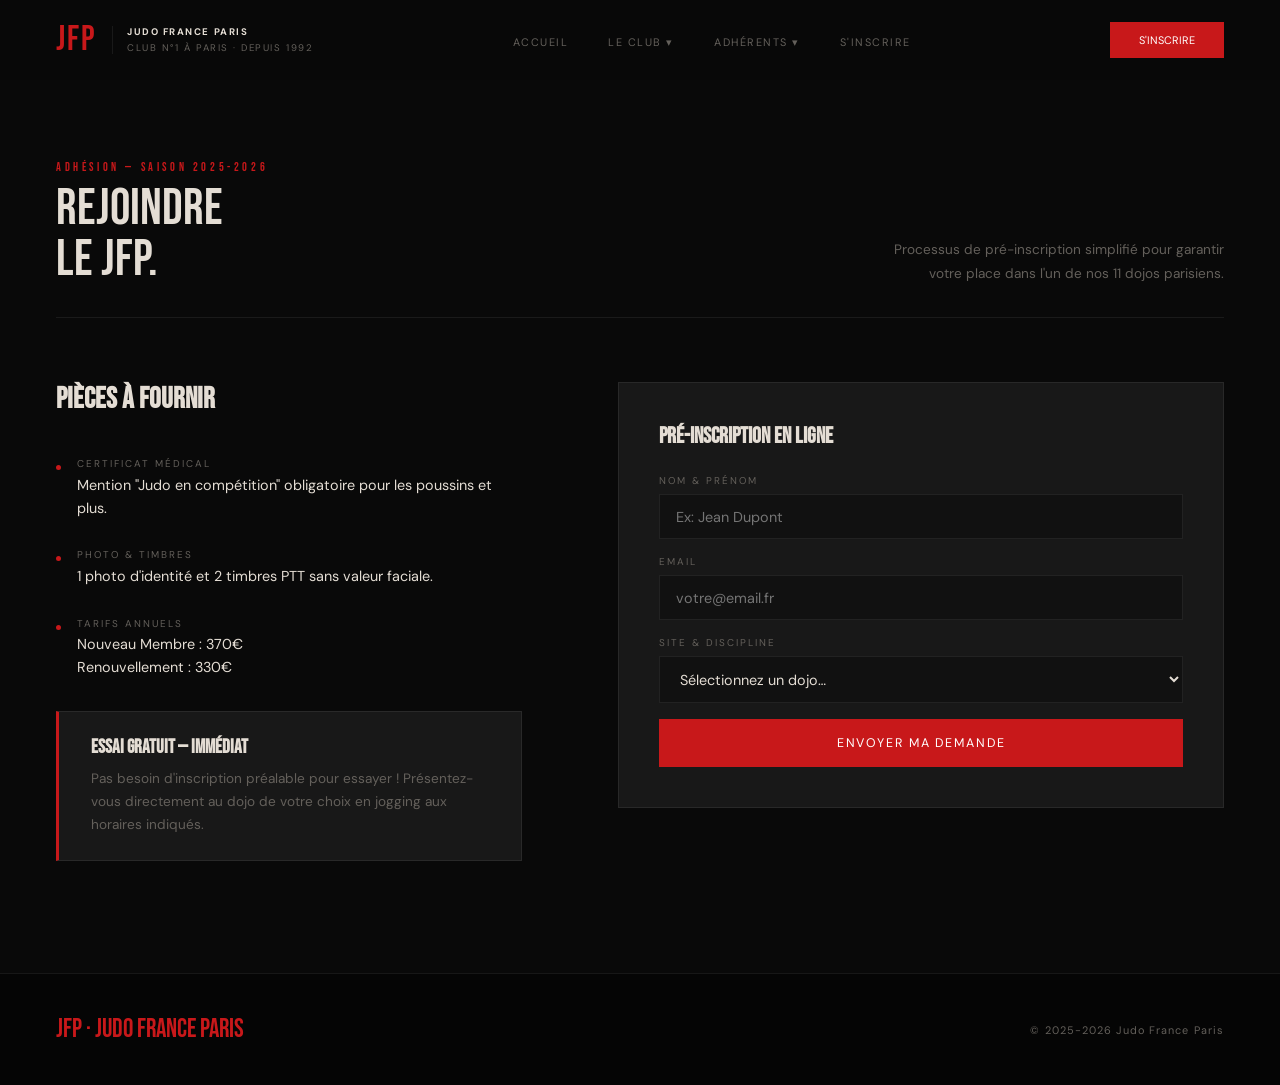
<file: inscription.html>
<!DOCTYPE html>
<html lang="fr">
<head>
  <meta charset="UTF-8" />
  <meta name="viewport" content="width=device-width, initial-scale=1.0" />
  <title>Inscription 2026 · JFP | Judo France Paris</title>
  <link rel="preconnect" href="https://fonts.googleapis.com" />
  <link rel="preconnect" href="https://fonts.gstatic.com" crossorigin />
  <link href="https://fonts.googleapis.com/css2?family=Bebas+Neue&family=DM+Sans:opsz,wght@9..40,300;9..40,400;9..40,500&family=Noto+Serif+JP:wght@300;700&display=swap" rel="stylesheet" />
  <link rel="stylesheet" href="css/style.css">
</head>
<body>


<nav id="nav">
  <a href="index.html" class="logo">
    <span class="logo-jfp">JFP</span>
    <span class="logo-sep"></span>
    <span class="logo-sub"><strong>Judo France Paris</strong>Club n°1 à Paris · Depuis 1992</span>
  </a>

  <ul class="nav-links">
    <li><a href="index.html" class="">Accueil</a></li>
    <li class="dropdown">
      <a href="javascript:void(0)" class="dropbtn">Le Club ▾</a>
      <div class="dropdown-content">
        <a href="horaires.html" class="">Horaires</a>
        <a href="dojos.html" class="">Nos Dojos</a>
        <a href="carte.html" class="">Carte Interactive</a>
        <a href="disciplines.html" class="">Disciplines</a>
      </div>
    </li>
    <li class="dropdown active">
      <a href="javascript:void(0)" class="dropbtn">Adhérents ▾</a>
      <div class="dropdown-content">
        <a href="espace-membre.html" class="">Espace Membre</a>
        <a href="boutique.html" class="">Boutique</a>
        <a href="inscription.html" class="active">Inscription</a>
      </div>
    </li>
    <li class="mobile-only"><a href="inscription.html" class="nav-btn-mobile">S'inscrire</a></li>
  </ul>

  <div class="burger">
    <span></span>
    <span></span>
    <span></span>
  </div>

  <a href="inscription.html" class="nav-btn">S'inscrire</a>
</nav>


<section class="section" style="padding-top: 10rem;">
  <div class="sh rev">
    <div class="sh-left">
      <div class="sh-num">Adhésion — Saison 2025-2026</div>
      <div class="sh-title">Rejoindre<br>le JFP.</div>
    </div>
    <div class="sh-right">Processus de pré-inscription simplifié pour garantir votre place dans l'un de nos 11 dojos parisiens.</div>
  </div>

  <div class="contact-wrap">
    <div class="ci rev">
      <h3>Pièces à fournir</h3>
      <div class="ci-line"><div class="ci-dot"></div><div><div class="ci-lbl">Certificat Médical</div><div class="ci-val">Mention "Judo en compétition" obligatoire pour les poussins et plus.</div></div></div>
      <div class="ci-line"><div class="ci-dot"></div><div><div class="ci-lbl">Photo & Timbres</div><div class="ci-val">1 photo d'identité et 2 timbres PTT sans valeur faciale.</div></div></div>
      <div class="ci-line"><div class="ci-dot"></div><div><div class="ci-lbl">Tarifs Annuels</div><div class="ci-val">Nouveau Membre : 370€<br>Renouvellement : 330€</div></div></div>
      
      <div class="essai-box">
        <h4>Essai Gratuit — Immédiat</h4>
        <p>Pas besoin d'inscription préalable pour essayer ! Présentez-vous directement au dojo de votre choix en jogging aux horaires indiqués.</p>
      </div>
    </div>

    <div class="rev d1">
      <div class="form-box">
        <h4>Pré-inscription en ligne</h4>
        <form id="inscription-form">
          <div class="fg"><label>Nom & Prénom</label><input type="text" placeholder="Ex: Jean Dupont" required /></div>
          <div class="fg"><label>Email</label><input type="email" placeholder="votre@email.fr" required /></div>
          <div class="fg">
            <label>Site & Discipline</label>
            <select required>
              <option value="">Sélectionnez un dojo…</option>
              <option>Paris 4 - Neuve-Saint-Pierre</option>
              <option>Paris 7 - Invalides (JJB / Judo)</option>
              <option>Paris 7 - Masseran</option>
              <option>Paris 9 - Tour des Dames</option>
              <option>Paris 12 - Lycée P. Valéry</option>
              <option>Paris 13 - Univ. Paris Diderot</option>
              <option>Paris 15 - Vigée Lebrun</option>
              <option>Paris 15 - La Plaine</option>
              <option>Paris 15 - Brancion</option>
              <option>Paris 20 - Pelleport</option>
              <option>Paris 20 - Louis Lumière</option>
            </select>
          </div>
          <button type="submit" class="submit-btn" id="sendBtn">Envoyer ma demande</button>
        </form>
      </div>
    </div>
  </div>
</section>

<footer>
  <span class="footer-logo">JFP · Judo France Paris</span>
  <p class="footer-copy">© 2025-2026 Judo France Paris</p>
</footer>

<script src="js/app.js"></script>
</body>
</html>
</file>
<file: css/style.css>
/* RESET & GLOBAL */
*, *::before, *::after { box-sizing: border-box; margin: 0; padding: 0; }
:root {
  --red:   #c8181a;
  --dark:  #090909;
  --dark2: #111;
  --warm:  #181818;
  --text:  #e4ddd4;
  --muted: #64605b;
  --line:  rgba(255,255,255,.07);
  --header-height: 80px;
}
html { scroll-behavior: smooth; }
body { background: var(--dark); color: var(--text); font-family: 'DM Sans', sans-serif; overflow-x: hidden; width: 100%; min-height: 100vh; }

/* NAVIGATION */
nav { 
    position: fixed; 
    top: 0; left: 0; right: 0;
    z-index: 9999; 
    display: flex; 
    align-items: center; 
    justify-content: space-between; 
    padding: 0 3.5rem; 
    height: var(--header-height);
    background: rgba(9,9,9,0.9);
    transition: all 0.3s ease;
}
nav.scrolled { 
    background: rgba(9,9,9,0.98); 
    border-bottom: 1px solid var(--line);
}

.logo { display: flex; align-items: center; gap: .9rem; text-decoration: none; color: inherit; }
.logo-jfp { font-family: 'Bebas Neue'; font-size: 2.2rem; color: var(--red); letter-spacing: .06em; line-height: 1; }
.logo-sep { width: 1px; height: 28px; background: var(--line); }
.logo-sub { font-size: .6rem; letter-spacing: .16em; text-transform: uppercase; color: var(--muted); line-height: 1.7; }
.logo-sub strong { display: block; color: var(--text); }

.nav-links { display: flex; gap: 2.5rem; list-style: none; align-items: center; }
.nav-links a { 
    font-size: .68rem; 
    letter-spacing: .14em; 
    text-transform: uppercase; 
    color: var(--muted); 
    text-decoration: none; 
    transition: color 0.2s;
}
.nav-links a:hover, .nav-links a.active { color: var(--text); }

/* DROPDOWNS */
.dropdown { position: relative; }
.dropdown-content {
    display: none;
    position: absolute;
    top: 100%; left: 0;
    background: var(--dark2);
    min-width: 200px;
    border: 1px solid var(--line);
    padding: 0.5rem 0;
}
.dropdown-content a {
    padding: 0.8rem 1.5rem;
    display: block;
    border-bottom: 1px solid rgba(255,255,255,0.03);
}
.dropdown:hover .dropdown-content { display: block; }

.nav-btn { 
    background: var(--red); 
    color: #fff; 
    padding: 0.7rem 1.8rem; 
    text-decoration: none; 
    font-size: 0.68rem; 
    text-transform: uppercase;
}

/* BURGER */
.burger { display: none; cursor: pointer; width: 30px; height: 20px; position: relative; z-index: 10001; }
.burger span { display: block; width: 100%; height: 2px; background: #fff; margin: 6px 0; transition: 0.3s; }
.burger.active span:nth-child(1) { transform: rotate(45deg) translate(5px, 5px); }
.burger.active span:nth-child(2) { opacity: 0; }
.burger.active span:nth-child(3) { transform: rotate(-45deg) translate(7px, -6px); }

/* MOBILE */
@media(max-width: 960px) {
    nav { padding: 0 1.5rem; }
    .burger { display: block; }
    .nav-links {
        position: fixed;
        top: 0; right: -100%;
        width: 100%; height: 100vh;
        background: #090909;
        flex-direction: column;
        justify-content: center;
        transition: 0.4s ease;
        z-index: 10000;
    }
    .nav-links.active { right: 0; }
    .nav-links a { font-size: 1.5rem; margin: 1rem 0; }
    .dropdown-content { position: static; display: none; background: transparent; border: none; width: 100%; text-align: center; }
    .dropdown.active .dropdown-content { display: block; }
    .nav-btn { display: none; }
}
/* HERO */
#hero { min-height: 100vh; display: grid; grid-template-columns: 55% 45%; overflow: hidden; }
.hero-left { display: flex; flex-direction: column; justify-content: flex-end; padding: 10rem 3.5rem 5.5rem; border-right: 1px solid var(--line); position: relative; z-index: 1; }
.hero-tag { display: inline-flex; align-items: center; gap: .7rem; font-size: .65rem; letter-spacing: .25em; text-transform: uppercase; color: var(--red); margin-bottom: 2rem; opacity: 0; animation: up .6s .2s ease forwards; }
.hero-tag::before { content: ''; width: 24px; height: 1px; background: var(--red); }
.hero-h1 { font-family: 'Bebas Neue'; font-size: clamp(4.5rem, 9vw, 8.5rem); line-height: .92; color: var(--text); margin-bottom: 2rem; opacity: 0; animation: up .7s .35s ease forwards; }
.hero-h1 .red { color: var(--red); }
.hero-desc { font-size: .95rem; color: var(--muted); line-height: 1.8; max-width: 400px; margin-bottom: 3rem; opacity: 0; animation: up .7s .5s ease forwards; }
.hero-btns { display: flex; gap: 1rem; flex-wrap: wrap; opacity: 0; animation: up .7s .65s ease forwards; }
.btn-r { background: var(--red); color: #fff; text-decoration: none; padding: .85rem 2rem; font-size: .78rem; letter-spacing: .12em; text-transform: uppercase; transition: opacity .2s; }
.btn-r:hover { opacity: .82; }
.btn-o { border: 1px solid var(--line); color: var(--muted); text-decoration: none; padding: .85rem 2rem; font-size: .78rem; letter-spacing: .12em; text-transform: uppercase; transition: border-color .2s, color .2s; }
.btn-o:hover { border-color: var(--text); color: var(--text); }
.hero-right { position: relative; overflow: hidden; background: linear-gradient(135deg, #1a0000, #0a0a0a 70%); }
.hero-big { position: absolute; inset: 0; display: flex; align-items: center; justify-content: center; font-family: 'Bebas Neue'; font-size: 28vw; color: rgba(200,24,26,.05); line-height: 1; user-select: none; animation: breathe 6s ease-in-out infinite; }
@keyframes breathe { 0%,100%{transform:scale(1)} 50%{transform:scale(1.04)} }
.hero-kanji { position: absolute; bottom: 3rem; right: 3rem; font-family: 'Noto Serif JP'; font-weight: 700; font-size: 9rem; color: rgba(255,255,255,.04); line-height: 1; user-select: none; }
.hero-labels { position: absolute; top: 7rem; left: 2.5rem; display: flex; flex-direction: column; gap: .8rem; opacity: 0; animation: up .8s .8s ease forwards; }
.lbadge { background: rgba(200,24,26,.12); border: 1px solid rgba(200,24,26,.3); padding: .5rem 1rem; font-size: .62rem; letter-spacing: .18em; text-transform: uppercase; color: #f08080; }
.hero-stats { position: absolute; bottom: 3rem; left: 2.5rem; display: flex; flex-direction: column; gap: 1.8rem; opacity: 0; animation: up .8s .9s ease forwards; }
.hstat { border-left: 2px solid var(--red); padding-left: 1rem; }
.hstat-n { font-family: 'Bebas Neue'; font-size: 2.4rem; line-height: 1; color: var(--text); }
.hstat-l { font-size: .62rem; letter-spacing: .18em; text-transform: uppercase; color: var(--muted); }
@keyframes up { from { opacity:0; transform:translateY(20px); } to { opacity:1; transform:none; } }

/* SECTIONS */
.section { padding: 7rem 3.5rem; }
.section-alt { background: var(--dark2); }
.sh { display: flex; align-items: flex-end; justify-content: space-between; margin-bottom: 4rem; padding-bottom: 2rem; border-bottom: 1px solid var(--line); gap: 2rem; }
.sh-left .sh-num { font-family: 'Bebas Neue'; font-size: .75rem; color: var(--red); letter-spacing: .3em; margin-bottom: .5rem; }
.sh-left .sh-title { font-family: 'Bebas Neue'; font-size: clamp(2.5rem,4vw,4rem); line-height: 1; color: var(--text); }
.sh-right { font-size: .85rem; color: var(--muted); max-width: 340px; line-height: 1.75; text-align: right; flex-shrink: 0; }

/* CLUB */
.club-grid { display: grid; grid-template-columns: 1fr 1fr; gap: 1px; background: var(--line); }
.club-block { background: var(--dark2); padding: 2.5rem; }
.club-block h3 { font-family: 'Bebas Neue'; font-size: 1.5rem; color: var(--text); margin-bottom: 1rem; }
.club-block p { font-size: .9rem; color: var(--muted); line-height: 1.8; margin-bottom: .8rem; }
.club-stats { display: grid; grid-template-columns: repeat(3,1fr); gap: 1px; background: var(--line); margin-top: 1px; }
@media(min-width: 960px) { .club-stats { grid-template-columns: repeat(6,1fr); } }
.cstat { background: var(--warm); padding: 2rem 1rem; text-align: center; }
.cstat-n { font-family: 'Bebas Neue'; font-size: 2.8rem; color: var(--red); line-height: 1; display: block; }
.cstat-l { font-size: .58rem; letter-spacing: .16em; text-transform: uppercase; color: var(--muted); margin-top: .3rem; display: block; line-height: 1.4; }

/* DISCIPLINES */
.disc-grid { display: grid; grid-template-columns: repeat(1,1fr); gap: 1px; background: var(--line); }
@media(min-width: 768px) { .disc-grid { grid-template-columns: repeat(2,1fr); } }
@media(min-width: 1024px) { .disc-grid { grid-template-columns: repeat(3,1fr); } }
.dc { background: var(--dark); padding: 2.2rem; position: relative; overflow: hidden; transition: background .25s; }
.dc:hover { background: var(--warm); }
.dc::after { content:''; position:absolute; bottom:0; left:0; right:0; height:2px; background:var(--red); transform:scaleX(0); transform-origin:left; transition:transform .35s; }
.dc:hover::after { transform:scaleX(1); }
.dc-jp { font-family: 'Noto Serif JP'; font-size: 2.5rem; color: rgba(200,24,26,.3); display: block; margin-bottom: 1rem; line-height: 1; }
.dc-name { font-family: 'Bebas Neue'; font-size: 1.7rem; color: var(--text); margin-bottom: .4rem; }
.dc-tag { font-size: .62rem; letter-spacing: .18em; text-transform: uppercase; color: var(--red); margin-bottom: 1rem; display: block; }
.dc-desc { font-size: .88rem; color: var(--muted); line-height: 1.7; }

/* PALMARES */
.pal-kpis { display: grid; grid-template-columns: repeat(2,1fr); gap: 1px; background: var(--line); margin-bottom: 1px; }
@media(min-width: 960px) { .pal-kpis { grid-template-columns: repeat(4,1fr); } }
.pal-kpi { background: var(--warm); padding: 2rem 1.5rem; text-align: center; }
.pal-kpi-n { font-family: 'Bebas Neue'; font-size: 3.5rem; color: var(--red); line-height: 1; display: block; }
.pal-kpi-l { font-size: .6rem; letter-spacing: .18em; text-transform: uppercase; color: var(--muted); margin-top: .3rem; display: block; line-height: 1.5; }
.pal-list { border: 1px solid var(--line); }
.pal-item { display: grid; grid-template-columns: 1fr auto; gap: 2rem; align-items: center; padding: 1.4rem 2rem; border-bottom: 1px solid var(--line); transition: background .2s; }
.pal-item:last-child { border-bottom: none; }
.pal-item:hover { background: var(--warm); }
.pal-cat { font-size: .62rem; letter-spacing: .2em; text-transform: uppercase; color: var(--red); margin-bottom: .3rem; }
.pal-detail { font-size: .95rem; color: var(--text); }
.pal-medals { display: flex; gap: .3rem; font-size: 1.4rem; }

/* PARA */
#parajudo { background: var(--red); padding: 5rem 3.5rem; }
.para-inner { display: grid; grid-template-columns: 1fr; gap: 3rem; align-items: center; }
@media(min-width: 960px) { .para-inner { grid-template-columns: 1fr 1fr; gap: 5rem; } }
.para-left h2 { font-family: 'Bebas Neue'; font-size: clamp(2.5rem,5vw,5rem); line-height: .95; color: #fff; margin-bottom: 1.2rem; }
.para-left p { font-size: .92rem; color: rgba(255,255,255,.7); line-height: 1.8; margin-bottom: .8rem; }
.para-right { display: grid; grid-template-columns: 1fr 1fr; gap: 2px; background: rgba(0,0,0,.15); }
.pkpi { background: rgba(0,0,0,.2); padding: 1.8rem 1.5rem; }
.pkpi-n { font-family: 'Bebas Neue'; font-size: 2.8rem; color: #fff; line-height: 1; display: block; }
.pkpi-l { font-size: .62rem; letter-spacing: .18em; text-transform: uppercase; color: rgba(255,255,255,.55); margin-top: .3rem; display: block; line-height: 1.5; }

/* SITES */
.sites-grid { display: grid; grid-template-columns: repeat(1,1fr); gap: 1px; background: var(--line); }
@media(min-width: 640px) { .sites-grid { grid-template-columns: repeat(2,1fr); } }
@media(min-width: 1024px) { .sites-grid { grid-template-columns: repeat(3,1fr); } }
.sc { background: var(--dark2); padding: 2rem; position: relative; overflow: hidden; transition: background .25s; }
.sc:hover { background: var(--warm); }
.sc-arr { font-family: 'Bebas Neue'; font-size: 4rem; color: rgba(200,24,26,.07); position: absolute; top: .5rem; right: 1.5rem; line-height: 1; }
.sc-name { font-family: 'Bebas Neue'; font-size: 1.3rem; color: var(--text); margin-bottom: .5rem; }
.sc-addr { font-size: .8rem; color: var(--muted); line-height: 1.7; }
.sc-dot { width: 5px; height: 5px; background: var(--red); border-radius: 50%; display: inline-block; margin-right: .4rem; vertical-align: middle; }

/* CONTACT */
.contact-wrap { display: grid; grid-template-columns: 1fr; gap: 3rem; }
@media(min-width: 960px) { .contact-wrap { grid-template-columns: 1fr 1.3fr; gap: 6rem; } }
.ci h3 { font-family: 'Bebas Neue'; font-size: 1.8rem; color: var(--text); margin-bottom: 2.5rem; }
.ci-line { display: flex; gap: 1rem; margin-bottom: 1.8rem; }
.ci-dot { width: 5px; height: 5px; background: var(--red); border-radius: 50%; margin-top: .5rem; flex-shrink: 0; }
.ci-lbl { font-size: .62rem; letter-spacing: .2em; text-transform: uppercase; color: var(--muted); margin-bottom: .2rem; }
.ci-val { font-size: .9rem; color: var(--text); line-height: 1.6; }
.ci-val a { color: var(--text); text-decoration: none; }
.ci-val a:hover { color: var(--red); }
.essai-box { background: var(--warm); border: 1px solid var(--line); border-left: 3px solid var(--red); padding: 1.5rem 2rem; margin-top: 2rem; }
.essai-box h4 { font-family: 'Bebas Neue'; font-size: 1.2rem; color: var(--text); margin-bottom: .5rem; }
.essai-box p { font-size: .85rem; color: var(--muted); line-height: 1.7; }
.socials { display: flex; gap: .8rem; margin-top: 2rem; }
.soc { border: 1px solid var(--line); color: var(--muted); text-decoration: none; padding: .5rem 1.1rem; font-size: .68rem; letter-spacing: .14em; text-transform: uppercase; transition: border-color .2s, color .2s; }
.soc:hover { border-color: var(--red); color: var(--text); }
.form-box { background: var(--warm); border: 1px solid var(--line); padding: 2.5rem; }
.form-box h4 { font-family: 'Bebas Neue'; font-size: 1.4rem; color: var(--text); margin-bottom: 1.5rem; }
.fg { margin-bottom: 1rem; }
.fg label { font-size: .62rem; letter-spacing: .2em; text-transform: uppercase; color: var(--muted); display: block; margin-bottom: .4rem; }
.fg input, .fg select, .fg textarea { width: 100%; background: var(--dark2); border: 1px solid var(--line); color: var(--text); padding: .8rem 1rem; font-family: 'DM Sans'; font-size: .9rem; outline: none; transition: border-color .2s; }
.fg input:focus, .fg select:focus, .fg textarea:focus { border-color: var(--red); }
.fg textarea { min-height: 90px; resize: vertical; }
.fg select option { background: var(--dark); }
.submit-btn { width: 100%; background: var(--red); color: #fff; border: none; padding: 1rem; font-family: 'DM Sans'; font-size: .78rem; letter-spacing: .15em; text-transform: uppercase; cursor: pointer; transition: opacity .2s; }
.submit-btn:hover { opacity: .82; }
.form-note { font-size: .72rem; color: var(--muted); margin-top: .8rem; line-height: 1.6; }

/* FOOTER */
footer { background: #050505; padding: 2.5rem 3.5rem; display: flex; justify-content: space-between; align-items: center; flex-wrap: wrap; gap: 1.5rem; border-top: 1px solid var(--line); }
@media(max-width: 768px) { footer { flex-direction: column; align-items: flex-start; padding: 2rem 1.5rem; } }
.footer-logo { font-family: 'Bebas Neue'; font-size: 1.6rem; color: var(--red); }
.footer-copy { font-size: .68rem; color: var(--muted); letter-spacing: .1em; }
.footer-links { display: flex; gap: 2rem; list-style: none; }
.footer-links a { font-size: .68rem; color: var(--muted); text-decoration: none; letter-spacing: .1em; text-transform: uppercase; transition: color .2s; }
.footer-links a:hover { color: var(--red); }

/* REVEAL */
.rev { opacity: 0; transform: translateY(28px); transition: opacity .65s ease, transform .65s ease; }
.rev.in { opacity: 1; transform: none; }
.d1{transition-delay:.1s} .d2{transition-delay:.2s} .d3{transition-delay:.3s} .d4{transition-delay:.4s}
</file>
